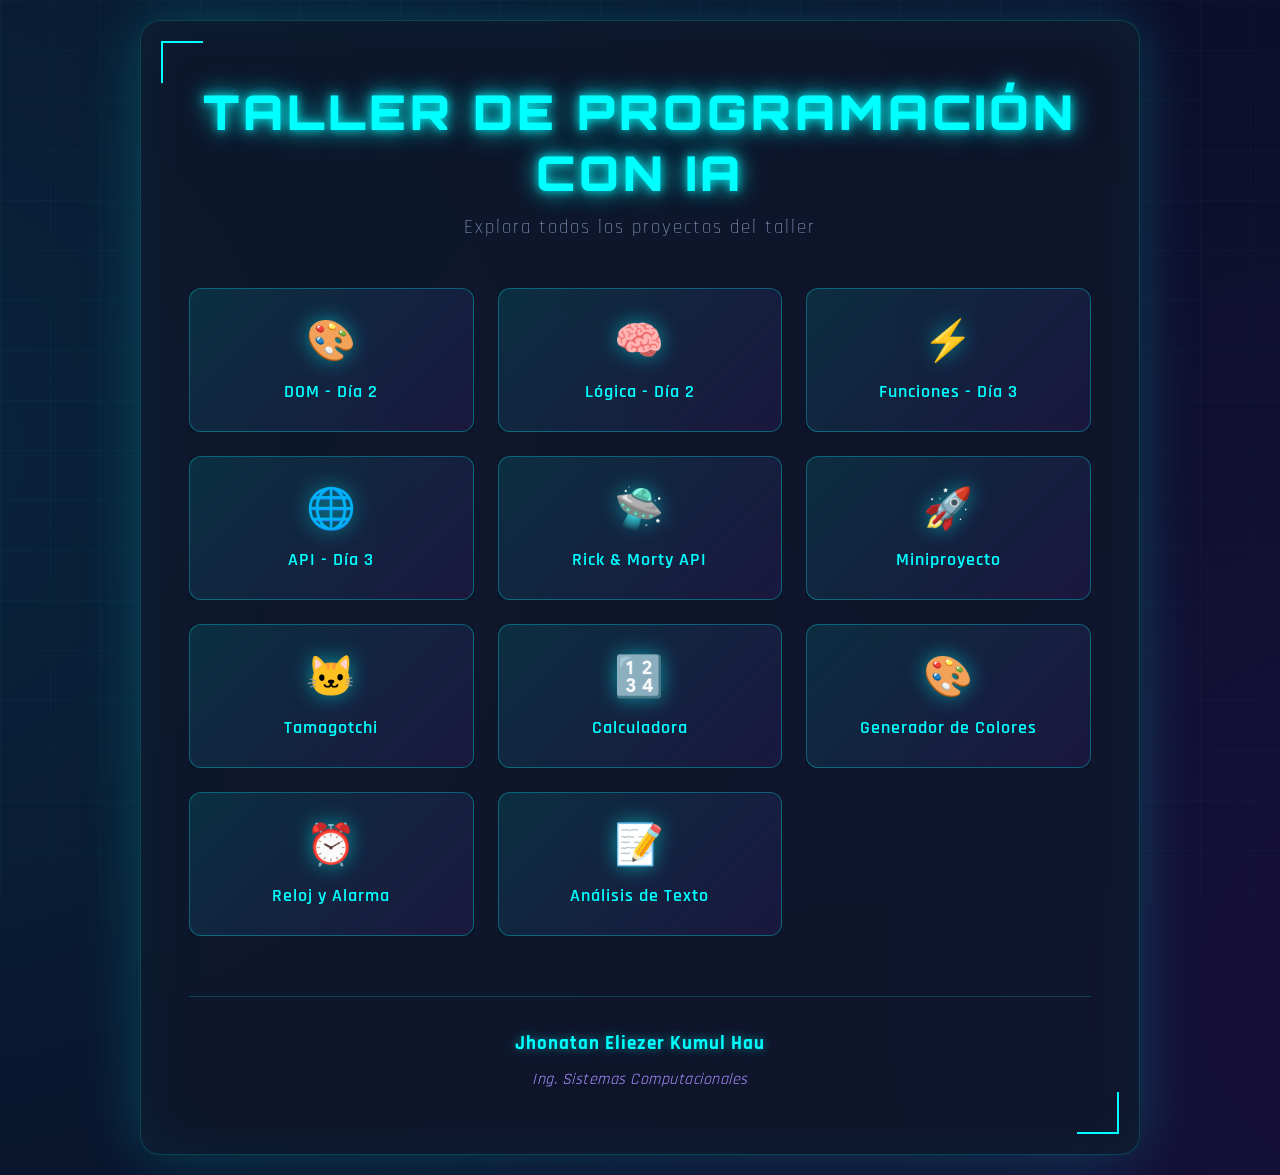
<file: index.html>
<!DOCTYPE html>
<html lang="es">

<head>
    <meta charset="UTF-8">
    <meta name="viewport" content="width=device-width, initial-scale=1.0">
    <title>Taller de Programación con IA</title>
    <link
        href="https://fonts.googleapis.com/css2?family=Orbitron:wght@400;700;900&family=Rajdhani:wght@300;400;600;700&display=swap"
        rel="stylesheet">
    <style>
        * {
            margin: 0;
            padding: 0;
            box-sizing: border-box;
        }

        body {
            font-family: 'Rajdhani', sans-serif;
            background: #0a0e27;
            min-height: 100vh;
            display: flex;
            justify-content: center;
            align-items: center;
            padding: 20px;
            position: relative;
            overflow-x: hidden;
        }

        /* Animated grid background */
        body::before {
            content: '';
            position: fixed;
            top: 0;
            left: 0;
            width: 100%;
            height: 100%;
            background-image:
                linear-gradient(rgba(0, 255, 255, 0.03) 1px, transparent 1px),
                linear-gradient(90deg, rgba(0, 255, 255, 0.03) 1px, transparent 1px);
            background-size: 50px 50px;
            animation: gridMove 20s linear infinite;
            pointer-events: none;
            z-index: 0;
        }

        @keyframes gridMove {
            0% {
                transform: translate(0, 0);
            }

            100% {
                transform: translate(50px, 50px);
            }
        }

        /* Glowing orbs */
        body::after {
            content: '';
            position: fixed;
            top: -50%;
            left: -50%;
            width: 200%;
            height: 200%;
            background: radial-gradient(circle at 20% 50%, rgba(0, 255, 255, 0.1) 0%, transparent 50%),
                radial-gradient(circle at 80% 80%, rgba(138, 43, 226, 0.1) 0%, transparent 50%);
            animation: orbRotate 30s linear infinite;
            pointer-events: none;
            z-index: 0;
        }

        @keyframes orbRotate {
            0% {
                transform: rotate(0deg);
            }

            100% {
                transform: rotate(360deg);
            }
        }

        .container {
            max-width: 1000px;
            width: 100%;
            background: rgba(15, 23, 42, 0.8);
            backdrop-filter: blur(20px);
            border-radius: 20px;
            padding: 60px 48px;
            box-shadow:
                0 0 60px rgba(0, 255, 255, 0.2),
                inset 0 0 60px rgba(0, 255, 255, 0.05);
            border: 1px solid rgba(0, 255, 255, 0.2);
            position: relative;
            z-index: 1;
        }

        /* Corner accents */
        .container::before,
        .container::after {
            content: '';
            position: absolute;
            width: 40px;
            height: 40px;
            border: 2px solid #00ffff;
        }

        .container::before {
            top: 20px;
            left: 20px;
            border-right: none;
            border-bottom: none;
        }

        .container::after {
            bottom: 20px;
            right: 20px;
            border-left: none;
            border-top: none;
        }

        h1 {
            text-align: center;
            color: #00ffff;
            font-family: 'Orbitron', sans-serif;
            font-size: 3rem;
            font-weight: 900;
            margin-bottom: 12px;
            text-transform: uppercase;
            letter-spacing: 4px;
            text-shadow:
                0 0 10px rgba(0, 255, 255, 0.8),
                0 0 20px rgba(0, 255, 255, 0.6),
                0 0 30px rgba(0, 255, 255, 0.4);
            animation: titleGlow 2s ease-in-out infinite alternate;
        }

        @keyframes titleGlow {
            from {
                text-shadow:
                    0 0 10px rgba(0, 255, 255, 0.8),
                    0 0 20px rgba(0, 255, 255, 0.6),
                    0 0 30px rgba(0, 255, 255, 0.4);
            }

            to {
                text-shadow:
                    0 0 20px rgba(0, 255, 255, 1),
                    0 0 30px rgba(0, 255, 255, 0.8),
                    0 0 40px rgba(0, 255, 255, 0.6);
            }
        }

        .subtitle {
            text-align: center;
            color: #8b9dc3;
            font-size: 1.2rem;
            margin-bottom: 48px;
            font-weight: 300;
            letter-spacing: 2px;
        }

        .projects-grid {
            display: grid;
            grid-template-columns: repeat(auto-fit, minmax(280px, 1fr));
            gap: 24px;
            margin-top: 40px;
        }

        .project-card {
            position: relative;
            overflow: hidden;
        }

        .project-link {
            display: block;
            padding: 28px 24px;
            background: linear-gradient(135deg, rgba(0, 255, 255, 0.1) 0%, rgba(138, 43, 226, 0.1) 100%);
            color: #00ffff;
            text-decoration: none;
            border-radius: 12px;
            font-weight: 600;
            font-size: 1.15rem;
            text-align: center;
            transition: all 0.4s cubic-bezier(0.4, 0, 0.2, 1);
            border: 1px solid rgba(0, 255, 255, 0.3);
            position: relative;
            z-index: 1;
            letter-spacing: 1px;
            box-shadow: 0 4px 20px rgba(0, 0, 0, 0.3);
        }

        .project-link::before {
            content: '';
            position: absolute;
            top: 0;
            left: -100%;
            width: 100%;
            height: 100%;
            background: linear-gradient(90deg, transparent, rgba(0, 255, 255, 0.3), transparent);
            transition: left 0.5s;
        }

        .project-link:hover::before {
            left: 100%;
        }

        .project-link::after {
            content: '';
            position: absolute;
            top: 0;
            left: 0;
            right: 0;
            bottom: 0;
            background: linear-gradient(135deg, rgba(0, 255, 255, 0.2) 0%, rgba(138, 43, 226, 0.2) 100%);
            opacity: 0;
            transition: opacity 0.4s cubic-bezier(0.4, 0, 0.2, 1);
            z-index: -1;
            border-radius: 12px;
        }

        .project-link:hover::after {
            opacity: 1;
        }

        .project-link:hover {
            transform: translateY(-8px) scale(1.03);
            box-shadow:
                0 12px 40px rgba(0, 255, 255, 0.4),
                0 0 30px rgba(0, 255, 255, 0.3);
            border-color: #00ffff;
            color: #ffffff;
        }

        .project-link:active {
            transform: translateY(-4px) scale(0.98);
            transition: all 0.1s cubic-bezier(0.4, 0, 0.2, 1);
        }

        .project-icon {
            font-size: 2.5rem;
            margin-bottom: 12px;
            display: block;
            filter: drop-shadow(0 0 10px rgba(0, 255, 255, 0.5));
        }

        /* Footer with author info */
        .footer {
            margin-top: 60px;
            padding-top: 30px;
            border-top: 1px solid rgba(0, 255, 255, 0.2);
            text-align: center;
        }

        .author-info {
            color: #8b9dc3;
            font-size: 1rem;
            line-height: 1.8;
        }

        .author-name {
            color: #00ffff;
            font-weight: 700;
            font-size: 1.2rem;
            display: block;
            margin-bottom: 4px;
            letter-spacing: 1px;
            text-shadow: 0 0 10px rgba(0, 255, 255, 0.5);
        }

        .author-title {
            color: #a78bfa;
            font-weight: 400;
            font-style: italic;
            letter-spacing: 0.5px;
        }

        @media (max-width: 768px) {
            .container {
                padding: 40px 24px;
            }

            h1 {
                font-size: 2rem;
                letter-spacing: 2px;
            }

            .subtitle {
                font-size: 1rem;
            }

            .projects-grid {
                grid-template-columns: 1fr;
            }
        }

        /* Animación de entrada */
        @keyframes fadeInUp {
            from {
                opacity: 0;
                transform: translateY(30px);
            }

            to {
                opacity: 1;
                transform: translateY(0);
            }
        }

        .project-card {
            animation: fadeInUp 0.6s ease-out backwards;
        }

        .project-card:nth-child(1) {
            animation-delay: 0.1s;
        }

        .project-card:nth-child(2) {
            animation-delay: 0.2s;
        }

        .project-card:nth-child(3) {
            animation-delay: 0.3s;
        }

        .project-card:nth-child(4) {
            animation-delay: 0.4s;
        }

        .project-card:nth-child(5) {
            animation-delay: 0.5s;
        }

        .project-card:nth-child(6) {
            animation-delay: 0.6s;
        }

        .project-card:nth-child(7) {
            animation-delay: 0.7s;
        }

        .project-card:nth-child(8) {
            animation-delay: 0.8s;
        }

        .project-card:nth-child(9) {
            animation-delay: 0.9s;
        }

        .project-card:nth-child(10) {
            animation-delay: 1s;
        }

        .project-card:nth-child(11) {
            animation-delay: 1.1s;
        }

        .footer {
            animation: fadeInUp 0.6s ease-out 1.3s backwards;
        }
    </style>
</head>

<body>
    <div class="container">
        <h1>Taller de Programación con IA</h1>
        <p class="subtitle">Explora todos los proyectos del taller</p>

        <div class="projects-grid">
            <div class="project-card">
                <a href="dom-dia-2/index.html" class="project-link">
                    <span class="project-icon">🎨</span>
                    DOM - Día 2
                </a>
            </div>

            <div class="project-card">
                <a href="logica-dia-2/index.html" class="project-link">
                    <span class="project-icon">🧠</span>
                    Lógica - Día 2
                </a>
            </div>

            <div class="project-card">
                <a href="funciones-dia-3/index.html" class="project-link">
                    <span class="project-icon">⚡</span>
                    Funciones - Día 3
                </a>
            </div>

            <div class="project-card">
                <a href="api-dia-3/index.html" class="project-link">
                    <span class="project-icon">🌐</span>
                    API - Día 3
                </a>
            </div>

            <div class="project-card">
                <a href="api-rick-morty/index.html" class="project-link">
                    <span class="project-icon">🛸</span>
                    Rick & Morty API
                </a>
            </div>

            <div class="project-card">
                <a href="miniproyecto/index.html" class="project-link">
                    <span class="project-icon">🚀</span>
                    Miniproyecto
                </a>
            </div>

            <div class="project-card">
                <a href="tamagochi/index.html" class="project-link">
                    <span class="project-icon">🐱</span>
                    Tamagotchi
                </a>
            </div>

            <div class="project-card">
                <a href="calculadora/index.html" class="project-link">
                    <span class="project-icon">🔢</span>
                    Calculadora
                </a>
            </div>

            <div class="project-card">
                <a href="generador-colores/index.html" class="project-link">
                    <span class="project-icon">🎨</span>
                    Generador de Colores
                </a>
            </div>

            <div class="project-card">
                <a href="reloj-alarma/index.html" class="project-link">
                    <span class="project-icon">⏰</span>
                    Reloj y Alarma
                </a>
            </div>

            <div class="project-card">
                <a href="analisis-texto/index.html" class="project-link">
                    <span class="project-icon">📝</span>
                    Análisis de Texto
                </a>
            </div>
        </div>

        <div class="footer">
            <div class="author-info">
                <span class="author-name">Jhonatan Eliezer Kumul Hau</span>
                <span class="author-title">Ing. Sistemas Computacionales</span>
            </div>
        </div>
    </div>
</body>

</html>
</file>
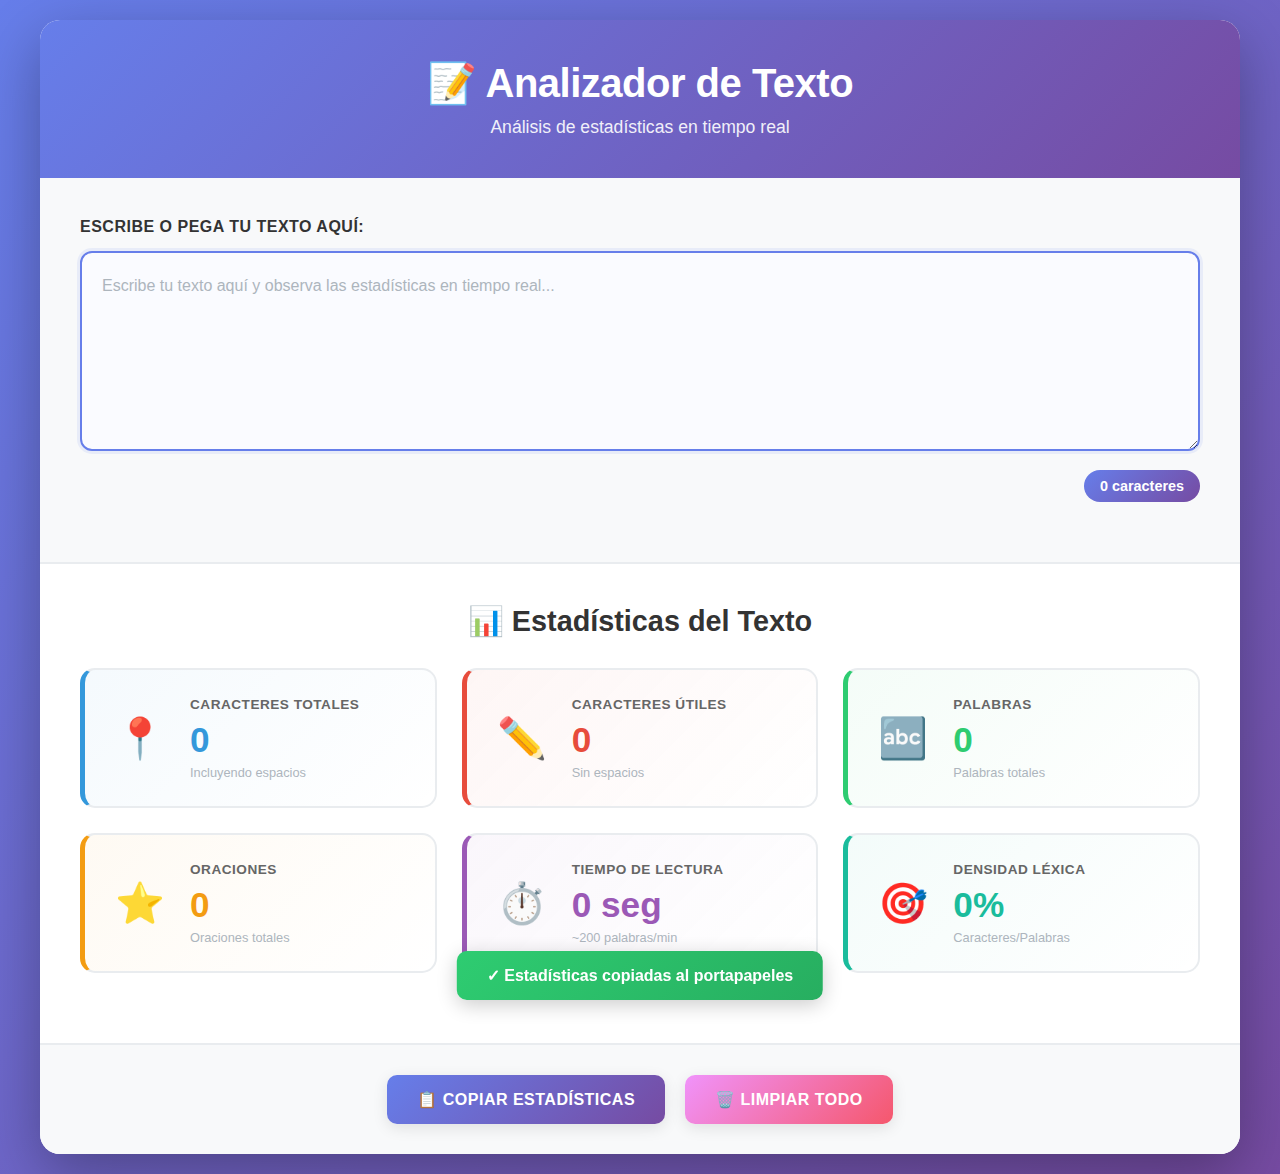
<file: analisis-texto/index.html>
<!DOCTYPE html>
<html lang="es">
<head>
    <meta charset="UTF-8">
    <meta name="viewport" content="width=device-width, initial-scale=1.0">
    <title>Analizador de Texto - Análisis en Tiempo Real</title>
    <link rel="stylesheet" href="styles.css">
</head>
<body>
    <div class="contenedor-principal">
        <!-- Encabezado -->
        <header class="encabezado">
            <h1>📝 Analizador de Texto</h1>
            <p class="subtitulo">Análisis de estadísticas en tiempo real</p>
        </header>

        <!-- Sección de entrada de texto -->
        <section class="seccion-editor">
            <div class="grupo-textarea">
                <label for="textInput" class="label-textarea">Escribe o pega tu texto aquí:</label>
                <textarea
                    id="textInput"
                    class="textarea-principal"
                    placeholder="Escribe tu texto aquí y observa las estadísticas en tiempo real..."
                    spellcheck="true"
                ></textarea>
                <div class="contador-caracteres-visual">
                    <span id="contadorVisual" class="contador">0 caracteres</span>
                </div>
            </div>
        </section>

        <!-- Sección de estadísticas -->
        <section class="seccion-estadisticas">
            <h2>📊 Estadísticas del Texto</h2>
            
            <div class="grid-estadisticas">
                <!-- Tarjeta 1: Caracteres con espacios -->
                <div class="tarjeta-estadistica tarjeta-caracteres-totales">
                    <div class="icono-tarjeta">📍</div>
                    <div class="contenido-tarjeta">
                        <h3 class="titulo-estadistica">Caracteres Totales</h3>
                        <p class="valor-estadistica" id="caracteresTotales">0</p>
                        <p class="etiqueta-estadistica">Incluyendo espacios</p>
                    </div>
                </div>

                <!-- Tarjeta 2: Caracteres sin espacios -->
                <div class="tarjeta-estadistica tarjeta-caracteres-sin-espacios">
                    <div class="icono-tarjeta">✏️</div>
                    <div class="contenido-tarjeta">
                        <h3 class="titulo-estadistica">Caracteres Útiles</h3>
                        <p class="valor-estadistica" id="caracteresSinEspacios">0</p>
                        <p class="etiqueta-estadistica">Sin espacios</p>
                    </div>
                </div>

                <!-- Tarjeta 3: Número de palabras -->
                <div class="tarjeta-estadistica tarjeta-palabras">
                    <div class="icono-tarjeta">🔤</div>
                    <div class="contenido-tarjeta">
                        <h3 class="titulo-estadistica">Palabras</h3>
                        <p class="valor-estadistica" id="numeroPalabras">0</p>
                        <p class="etiqueta-estadistica">Palabras totales</p>
                    </div>
                </div>

                <!-- Tarjeta 4: Número de oraciones -->
                <div class="tarjeta-estadistica tarjeta-oraciones">
                    <div class="icono-tarjeta">⭐</div>
                    <div class="contenido-tarjeta">
                        <h3 class="titulo-estadistica">Oraciones</h3>
                        <p class="valor-estadistica" id="numeroOraciones">0</p>
                        <p class="etiqueta-estadistica">Oraciones totales</p>
                    </div>
                </div>

                <!-- Tarjeta 5: Tiempo de lectura -->
                <div class="tarjeta-estadistica tarjeta-tiempo-lectura">
                    <div class="icono-tarjeta">⏱️</div>
                    <div class="contenido-tarjeta">
                        <h3 class="titulo-estadistica">Tiempo de Lectura</h3>
                        <p class="valor-estadistica" id="tiempoLectura">0</p>
                        <p class="etiqueta-estadistica">~200 palabras/min</p>
                    </div>
                </div>

                <!-- Tarjeta 6: Densidad léxica -->
                <div class="tarjeta-estadistica tarjeta-densidad">
                    <div class="icono-tarjeta">🎯</div>
                    <div class="contenido-tarjeta">
                        <h3 class="titulo-estadistica">Densidad Léxica</h3>
                        <p class="valor-estadistica" id="densidadLeXica">0%</p>
                        <p class="etiqueta-estadistica">Caracteres/Palabras</p>
                    </div>
                </div>
            </div>
        </section>

        <!-- Sección de botones -->
        <section class="seccion-botones">
            <button id="btnCopiarEstadisticas" class="btn btn-copiar" title="Copiar estadísticas al portapapeles">
                📋 Copiar Estadísticas
            </button>
            <button id="btnLimpiar" class="btn btn-limpiar" title="Limpiar texto y estadísticas">
                🗑️ Limpiar Todo
            </button>
        </section>

        <!-- Mensaje de confirmación -->
        <div id="mensajeConfirmacion" class="mensaje-confirmacion">
            ✓ Estadísticas copiadas al portapapeles
        </div>
    </div>

    <script src="script.js"></script>
</body>
</html>
</file>
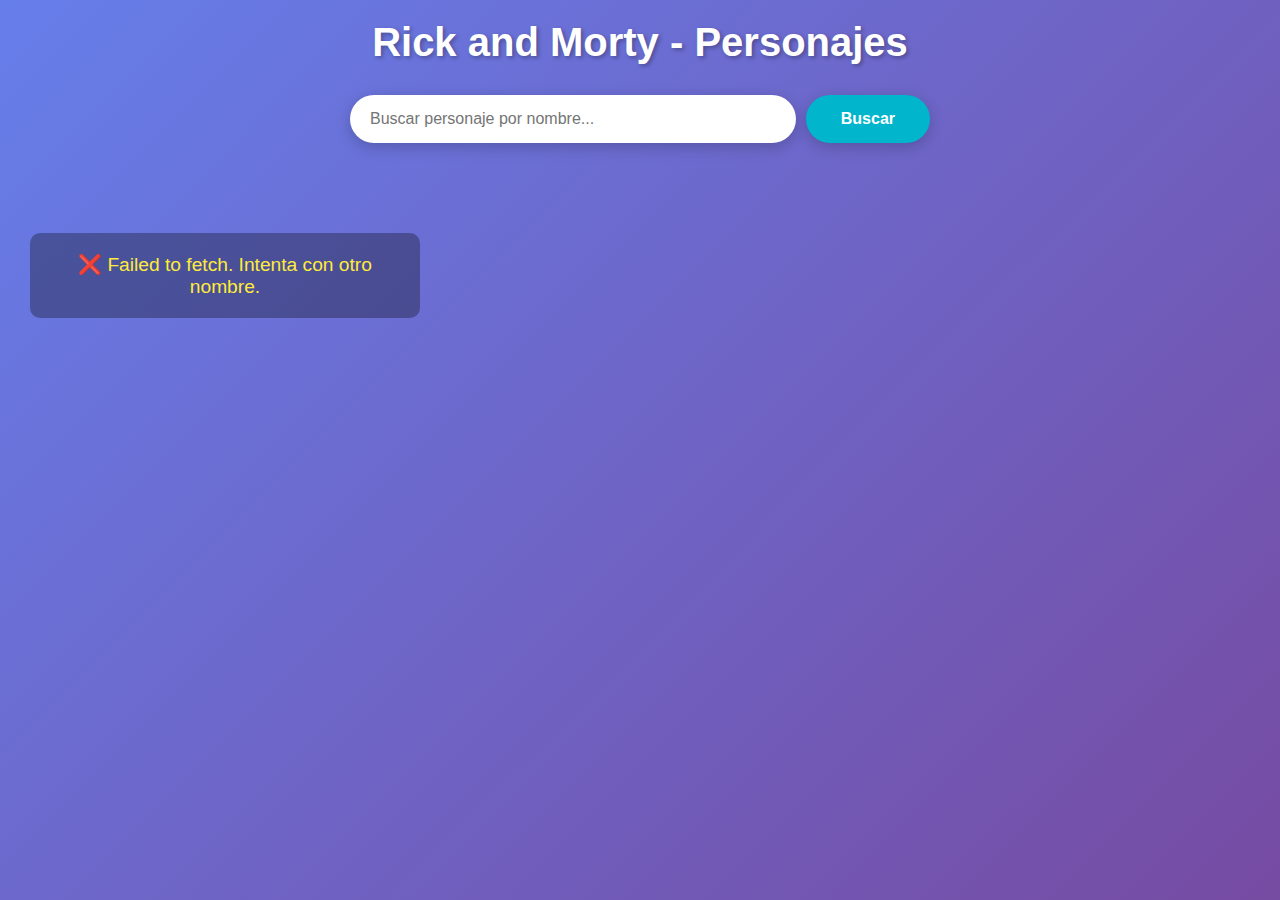
<file: api-rick-morty/index.html>
<!DOCTYPE html>
<html lang="es">

<head>
    <meta charset="UTF-8">
    <meta name="viewport" content="width=device-width, initial-scale=1.0">
    <title>Rick and Morty - Personajes</title>
    <style>
        * {
            margin: 0;
            padding: 0;
            box-sizing: border-box;
        }

        body {
            font-family: 'Segoe UI', Tahoma, Geneva, Verdana, sans-serif;
            background: linear-gradient(135deg, #667eea 0%, #764ba2 100%);
            min-height: 100vh;
            padding: 20px;
        }

        header {
            text-align: center;
            margin-bottom: 30px;
            color: white;
        }

        h1 {
            font-size: 2.5rem;
            text-shadow: 2px 2px 4px rgba(0, 0, 0, 0.3);
            margin-bottom: 20px;
        }

        .search-container {
            max-width: 600px;
            margin: 0 auto 40px;
            display: flex;
            gap: 10px;
            padding: 0 10px;
        }

        #searchInput {
            flex: 1;
            padding: 15px 20px;
            border: none;
            border-radius: 50px;
            font-size: 1rem;
            box-shadow: 0 4px 15px rgba(0, 0, 0, 0.2);
            outline: none;
            transition: transform 0.2s;
        }

        #searchInput:focus {
            transform: scale(1.02);
        }

        #searchBtn {
            padding: 15px 35px;
            background: #00b5cc;
            color: white;
            border: none;
            border-radius: 50px;
            font-size: 1rem;
            font-weight: bold;
            cursor: pointer;
            box-shadow: 0 4px 15px rgba(0, 0, 0, 0.2);
            transition: all 0.3s;
        }

        #searchBtn:hover {
            background: #009aae;
            transform: translateY(-2px);
            box-shadow: 0 6px 20px rgba(0, 0, 0, 0.3);
        }

        #searchBtn:active {
            transform: translateY(0);
        }

        #container {
            display: grid;
            grid-template-columns: repeat(3, 1fr);
            gap: 25px;
            max-width: 1400px;
            margin: 0 auto;
            padding: 0 10px;
        }

        .character-card {
            background: white;
            border-radius: 15px;
            overflow: hidden;
            box-shadow: 0 8px 25px rgba(0, 0, 0, 0.2);
            transition: all 0.3s;
            border: 2px solid transparent;
        }

        .character-card:hover {
            transform: translateY(-10px);
            box-shadow: 0 12px 35px rgba(0, 0, 0, 0.3);
            border-color: #00b5cc;
        }

        .character-card img {
            width: 100%;
            height: auto;
            display: block;
        }

        .character-info {
            padding: 20px;
        }

        .character-name {
            font-size: 1.5rem;
            font-weight: bold;
            color: #333;
            margin-bottom: 10px;
        }

        .character-detail {
            margin: 8px 0;
            color: #555;
            font-size: 0.95rem;
        }

        .character-detail strong {
            color: #333;
        }

        .status {
            display: inline-block;
            padding: 4px 12px;
            border-radius: 20px;
            font-size: 0.85rem;
            font-weight: bold;
            margin-left: 5px;
        }

        .status.alive {
            background: #4caf50;
            color: white;
        }

        .status.dead {
            background: #f44336;
            color: white;
        }

        .status.unknown {
            background: #9e9e9e;
            color: white;
        }

        .loading {
            text-align: center;
            color: white;
            font-size: 1.5rem;
            margin-top: 50px;
        }

        .error {
            text-align: center;
            color: #ffeb3b;
            font-size: 1.2rem;
            margin-top: 50px;
            background: rgba(0, 0, 0, 0.3);
            padding: 20px;
            border-radius: 10px;
            max-width: 600px;
            margin: 50px auto;
        }

        @media (max-width: 1024px) {
            #container {
                grid-template-columns: repeat(2, 1fr);
            }
        }

        @media (max-width: 768px) {
            #container {
                grid-template-columns: 1fr;
            }

            h1 {
                font-size: 2rem;
            }

            .search-container {
                flex-direction: column;
            }

            #searchBtn {
                width: 100%;
            }
        }
    </style>
</head>

<body>
    <header>
        <h1>Rick and Morty - Personajes</h1>
    </header>

    <div class="search-container">
        <input type="text" id="searchInput" placeholder="Buscar personaje por nombre...">
        <button id="searchBtn">Buscar</button>
    </div>

    <div id="container"></div>

    <script src="api.js"></script>
</body>

</html>
</file>
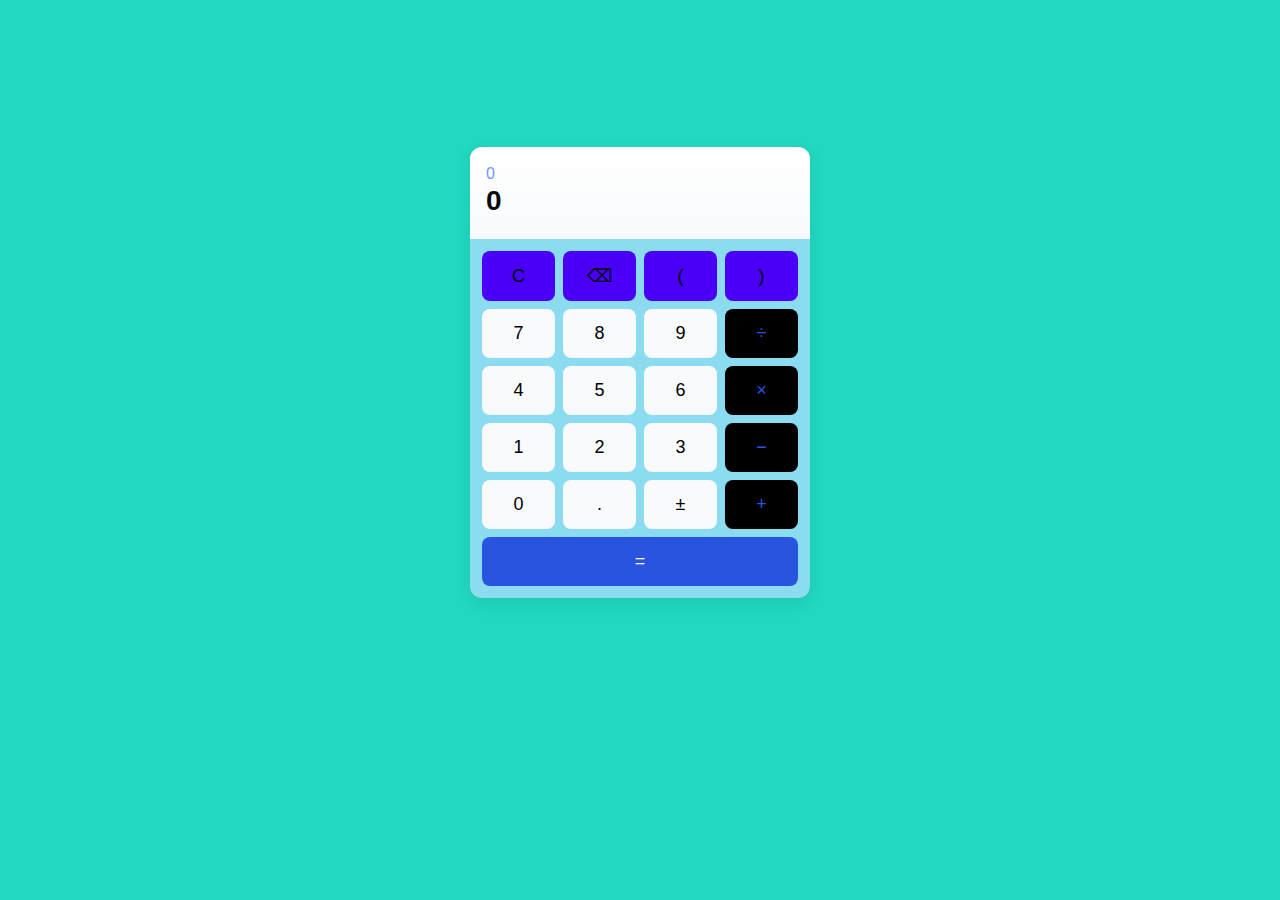
<file: calculadora/index.html>
<!DOCTYPE html>
<html lang="es">
<head>
  <meta charset="utf-8">
  <meta name="viewport" content="width=device-width,initial-scale=1">
  <title>Calculadora - Demo</title>
  <link rel="stylesheet" href="styles.css">
</head>
<body>
  <main class="calc" aria-label="Calculadora">
    <header class="display">
      <div id="display-expression" class="expression" aria-hidden="false">0</div>
      <div id="display-result" class="result" aria-live="polite">0</div>
    </header>

    <section class="buttons" role="group" aria-label="Teclado de la calculadora">
      <button class="btn control" data-value="C" aria-label="Limpiar">C</button>
      <button class="btn control" data-value="BS" aria-label="Borrar">⌫</button>
      <button class="btn control" data-value="(" aria-label="Paréntesis apertura">(</button>
      <button class="btn control" data-value=")" aria-label="Paréntesis cierre">)</button>

      <button class="btn" data-value="7">7</button>
      <button class="btn" data-value="8">8</button>
      <button class="btn" data-value="9">9</button>
      <button class="btn op" data-value="/">÷</button>

      <button class="btn" data-value="4">4</button>
      <button class="btn" data-value="5">5</button>
      <button class="btn" data-value="6">6</button>
      <button class="btn op" data-value="*">×</button>

      <button class="btn" data-value="1">1</button>
      <button class="btn" data-value="2">2</button>
      <button class="btn" data-value="3">3</button>
      <button class="btn op" data-value="-">−</button>

      <button class="btn" data-value="0">0</button>
      <button class="btn" data-value=".">.</button>
      <button class="btn" data-value="±" aria-label="Cambiar signo">±</button>
      <button class="btn op" data-value="+">+</button>

      <button class="btn equal wide" data-value="=">=</button>
    </section>
  </main>

  <script src="script.js"></script>
</body>
</html>
</file>
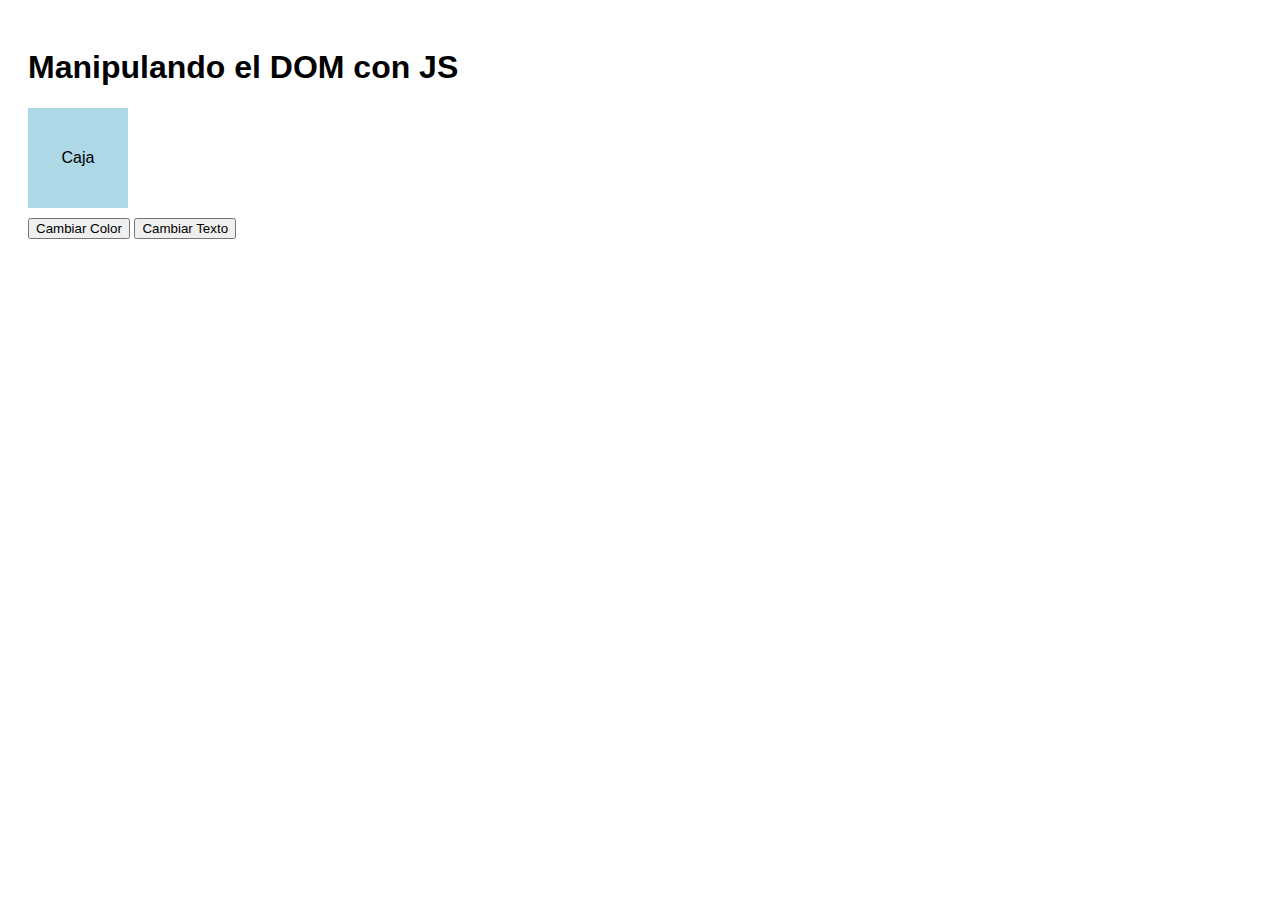
<file: dom-dia-2/index.html>
<!DOCTYPE html>
<html lang="es">
<head>
    <meta charset="UTF-8">
    <meta name="viewport" content="width=device-width, initial-scale=1.0">
    <title>Intro al DOM</title>
    <style>
        body { font-family: sans-serif; padding: 20px; }
        .caja {
            width: 100px;
            height: 100px;
            background-color: lightblue;
            margin: 10px 0;
            display: flex;
            align-items: center;
            justify-content: center;
        }
    </style>
</head>
<body>
    <h1>Manipulando el DOM con JS</h1>
    
    <div id="miCaja" class="caja">Caja</div>
    
    <button id="btnCambiarColor">Cambiar Color</button>
    <button id="btnCambiarTexto">Cambiar Texto</button>

    <script src="dom.js"></script>
</body>
</html>
</file>
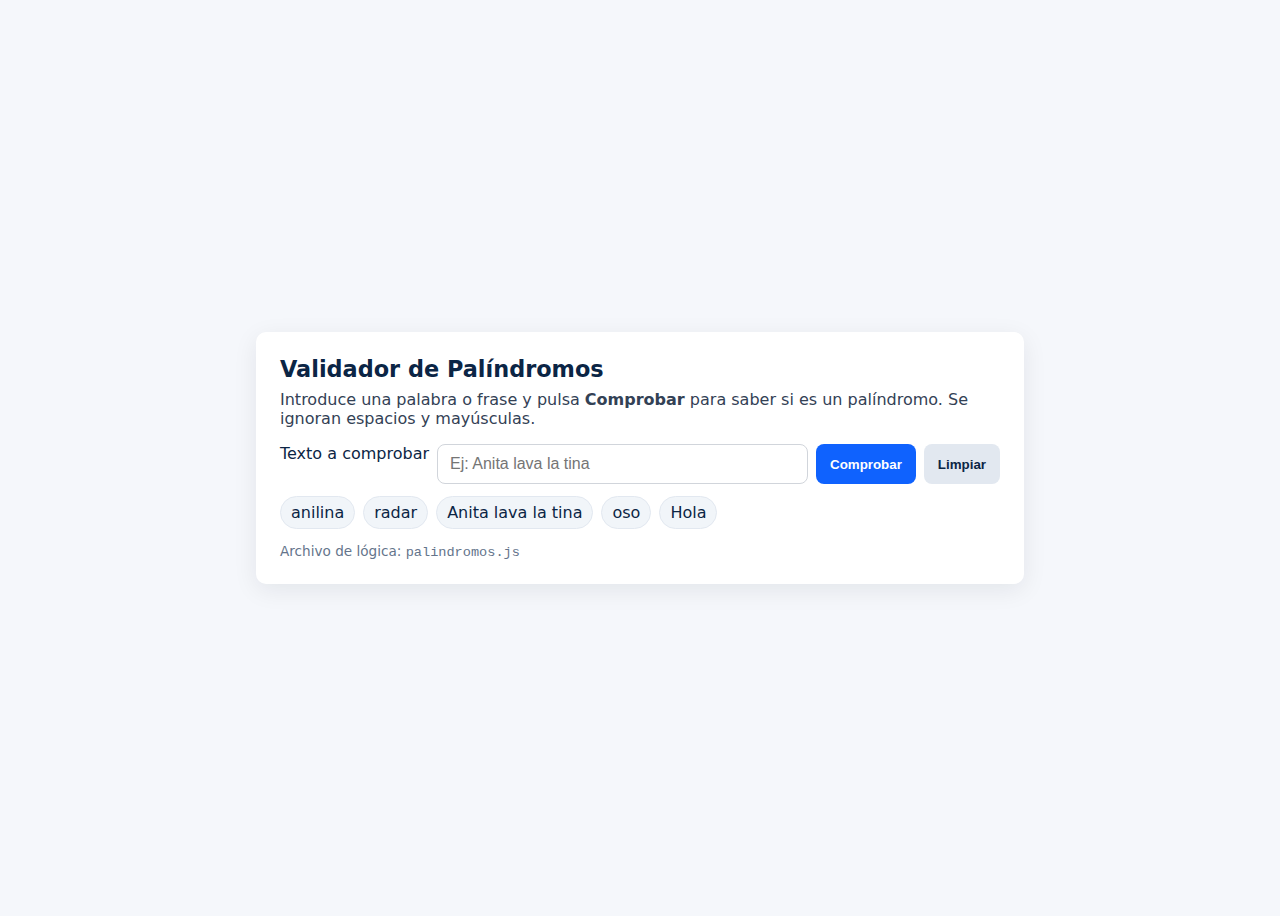
<file: funciones-dia-3/index.html>
<!doctype html>
<html lang="es">
<head>
	<meta charset="utf-8">
	<meta name="viewport" content="width=device-width,initial-scale=1">
	<title>Validador de Palíndromos</title>
	<style>
		:root{font-family:system-ui,-apple-system,Segoe UI,Roboto,"Helvetica Neue",Arial;padding:0;margin:0}
		body{display:flex;align-items:center;justify-content:center;min-height:100vh;background:#f5f7fb;color:#0b2545}
		.card{background:#fff;border-radius:10px;box-shadow:0 6px 24px rgba(8,20,40,0.08);padding:24px;max-width:720px;width:92%}
		h1{margin:0 0 8px;font-size:1.4rem}
		p.lead{color:#334155;margin-top:0;margin-bottom:16px}
		.controls{display:flex;gap:8px;flex-wrap:wrap}
		input[type="text"]{flex:1;padding:10px 12px;border:1px solid #d1d5db;border-radius:8px;font-size:1rem}
		button{background:#0f62fe;color:white;border:0;padding:10px 14px;border-radius:8px;font-weight:600;cursor:pointer}
		button.secondary{background:#e2e8f0;color:#0b2545}
		.result{margin-top:16px;padding:14px;border-radius:8px;font-weight:600}
		.ok{background:#ecfeff;color:#064e3b;border:1px solid #86efac}
		.bad{background:#fff1f2;color:#7f1d1d;border:1px solid #fecaca}
		.meta{margin-top:8px;color:#475569;font-size:.95rem}
		.examples{margin-top:12px;display:flex;gap:8px;flex-wrap:wrap}
		.chip{background:#f1f5f9;padding:6px 10px;border-radius:999px;cursor:pointer;border:1px solid #e2e8f0}
		footer{margin-top:14px;color:#64748b;font-size:.85rem}
	</style>
</head>
<body>
	<main class="card" role="main">
		<h1>Validador de Palíndromos</h1>
		<p class="lead">Introduce una palabra o frase y pulsa <strong>Comprobar</strong> para saber si es un palíndromo. Se ignoran espacios y mayúsculas.</p>

		<div class="controls">
			<label for="texto" class="visually-hidden">Texto a comprobar</label>
			<input id="texto" type="text" placeholder="Ej: Anita lava la tina" aria-label="Texto a comprobar">
			<button id="btnComprobar">Comprobar</button>
			<button id="btnLimpiar" class="secondary">Limpiar</button>
		</div>

		<div id="salida" class="result" aria-live="polite" style="display:none"></div>
		<div id="meta" class="meta" style="display:none"></div>

		<div class="examples" aria-hidden="false">
			<div class="chip" data-example="anilina">anilina</div>
			<div class="chip" data-example="radar">radar</div>
			<div class="chip" data-example="Anita lava la tina">Anita lava la tina</div>
			<div class="chip" data-example="oso">oso</div>
			<div class="chip" data-example="Hola">Hola</div>
		</div>

		<footer>Archivo de lógica: <code>palindromos.js</code></footer>
	</main>

	<script src="palindromos.js"></script>
	<script>
		// Interacción mínima: usa la función esPalindromo definida en palindromos.js
		const input = document.getElementById('texto');
		const btn = document.getElementById('btnComprobar');
		const limpiar = document.getElementById('btnLimpiar');
		const salida = document.getElementById('salida');
		const meta = document.getElementById('meta');

		function mostrarResultado(texto){
			if (!texto || !texto.trim()) {
				salida.style.display = 'none';
				meta.style.display = 'none';
				return;
			}

			const es = esPalindromo(texto);
			salida.textContent = es ? '✓ Es palíndromo' : '✗ No es palíndromo';
			salida.className = 'result ' + (es ? 'ok' : 'bad');
			salida.style.display = '';

			// Mostrar datos adicionales
			const limpio = texto.replace(/\s+/g, '').toLowerCase();
			const invertido = limpio.split('').reverse().join('');
			meta.innerHTML = `Texto normalizado: <code>${limpio}</code> — Invertido: <code>${invertido}</code>`;
			meta.style.display = '';
		}

		btn.addEventListener('click', () => mostrarResultado(input.value));
		input.addEventListener('keydown', (e) => { if (e.key === 'Enter') mostrarResultado(input.value); });
		limpiar.addEventListener('click', () => { input.value = ''; mostrarResultado(''); input.focus(); });

		// Ejemplos clicables
		document.querySelectorAll('.chip').forEach(ch => {
			ch.addEventListener('click', () => {
				input.value = ch.dataset.example;
				mostrarResultado(input.value);
			});
		});
	</script>
</body>
</html>
</file>
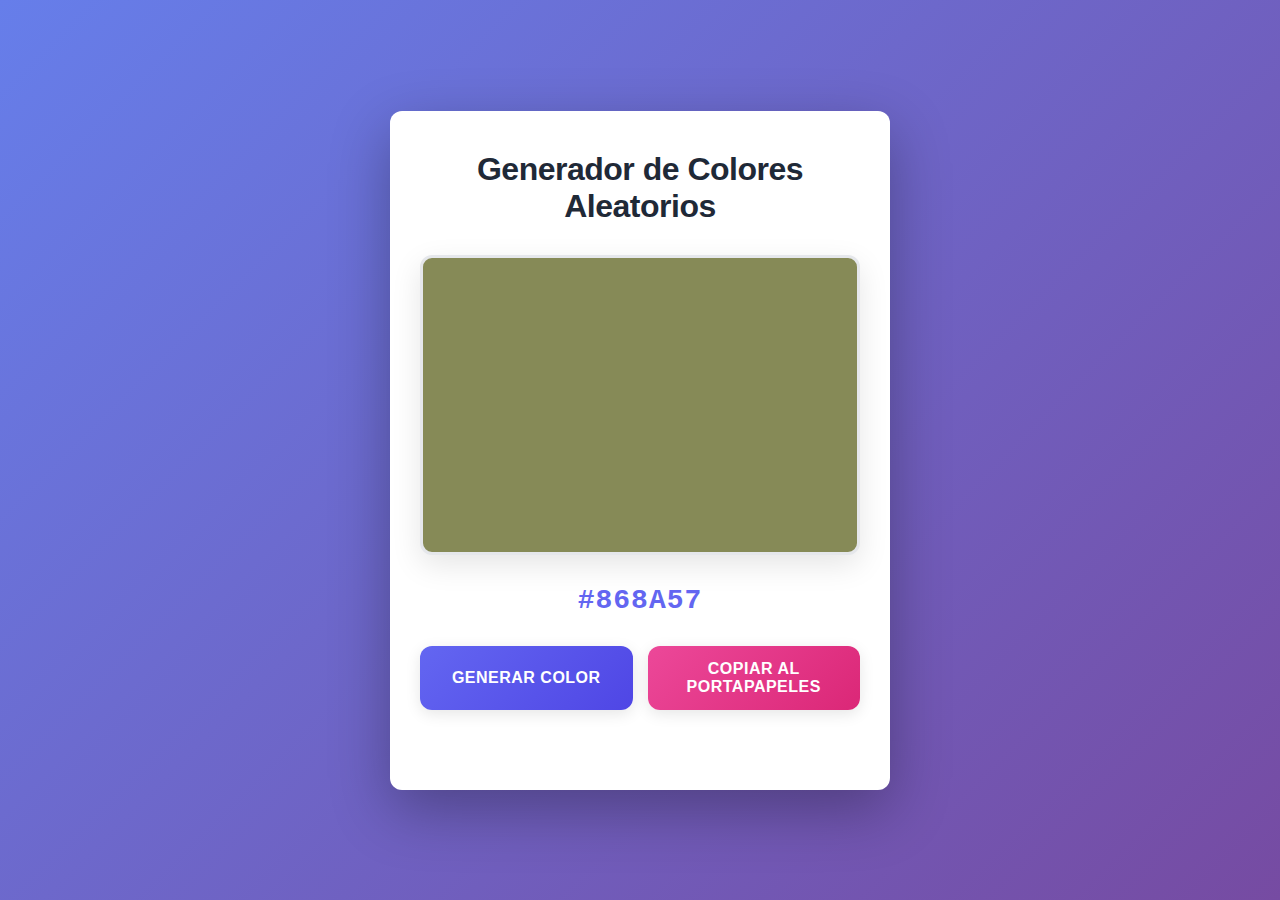
<file: generador-colores/index.html>
<!DOCTYPE html>
<html lang="es">
<head>
    <meta charset="UTF-8">
    <meta name="viewport" content="width=device-width, initial-scale=1.0">
    <title>Generador de Colores Aleatorios</title>
    <link rel="stylesheet" href="styles.css">
</head>
<body>
    <div class="container">
        <!-- Título principal -->
        <h1>Generador de Colores Aleatorios</h1>
        
        <!-- Div grande que muestra el color -->
        <div class="color-display" id="colorDisplay"></div>
        
        <!-- Párrafo que muestra el código hexadecimal -->
        <p class="color-code" id="colorCode">#FFFFFF</p>
        
        <!-- Botones de acción -->
        <div class="button-group">
            <button class="btn btn-generate" id="generateBtn">Generar Color</button>
            <button class="btn btn-copy" id="copyBtn">Copiar al Portapapeles</button>
        </div>
        
        <!-- Mensaje de confirmación -->
        <p class="copy-message" id="copyMessage"></p>
    </div>

    <script src="script.js"></script>
</body>
</html>
</file>
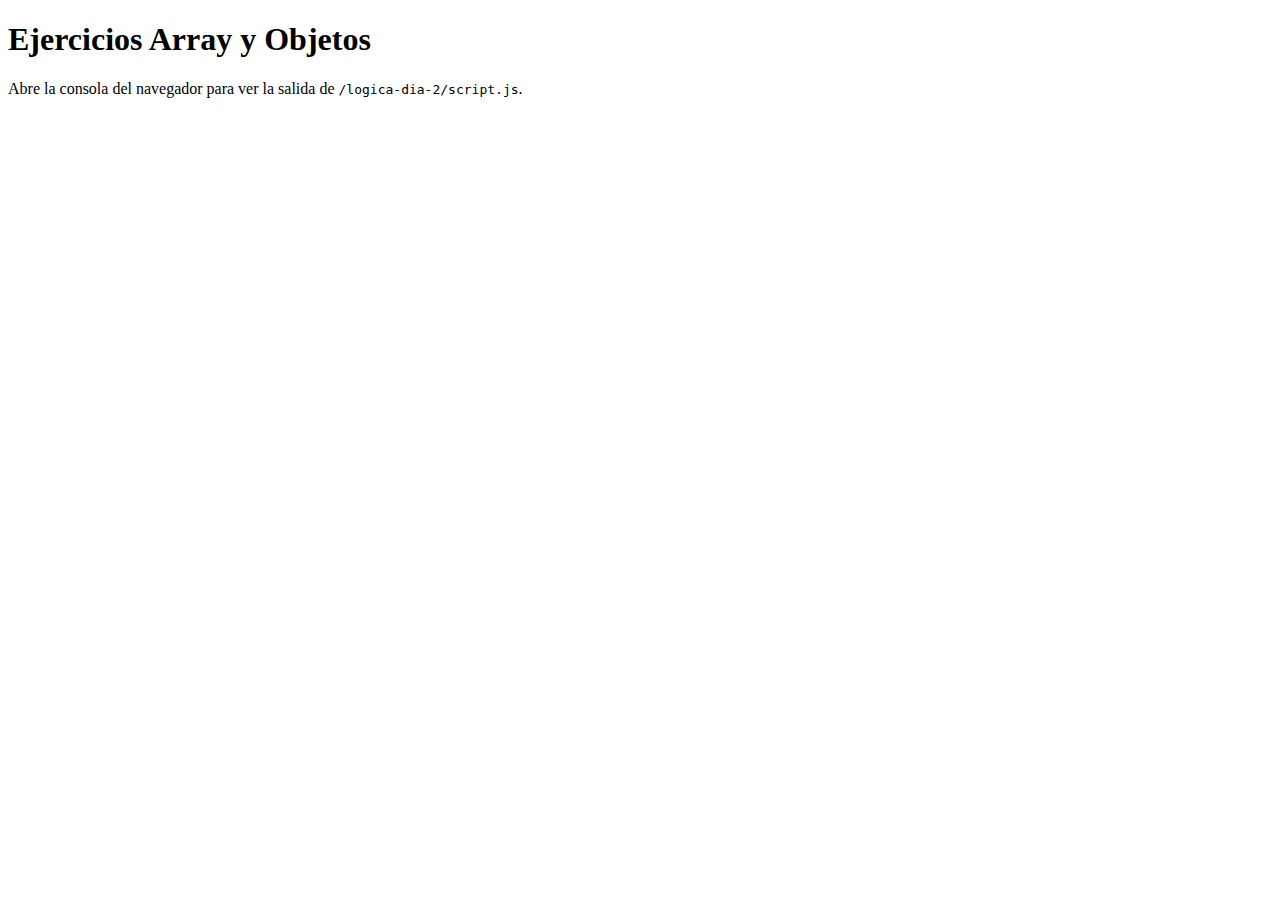
<file: logica-dia-2/index.html>
<!doctype html>
<html lang="es">
  <head>
    <meta charset="utf-8">
    <meta name="viewport" content="width=device-width, initial-scale=1">
    <title>Ejercicios — Día 2</title>
  </head>
  <body>
    <h1>Ejercicios Array y Objetos</h1>
    <p>Abre la consola del navegador para ver la salida de <code>/logica-dia-2/script.js</code>.</p>

    <!-- Cargar el script desde la carpeta `logica-dia-2` -->
    <script src="/logica-dia-2/script.js"></script>
  </body>
</html>
</file>
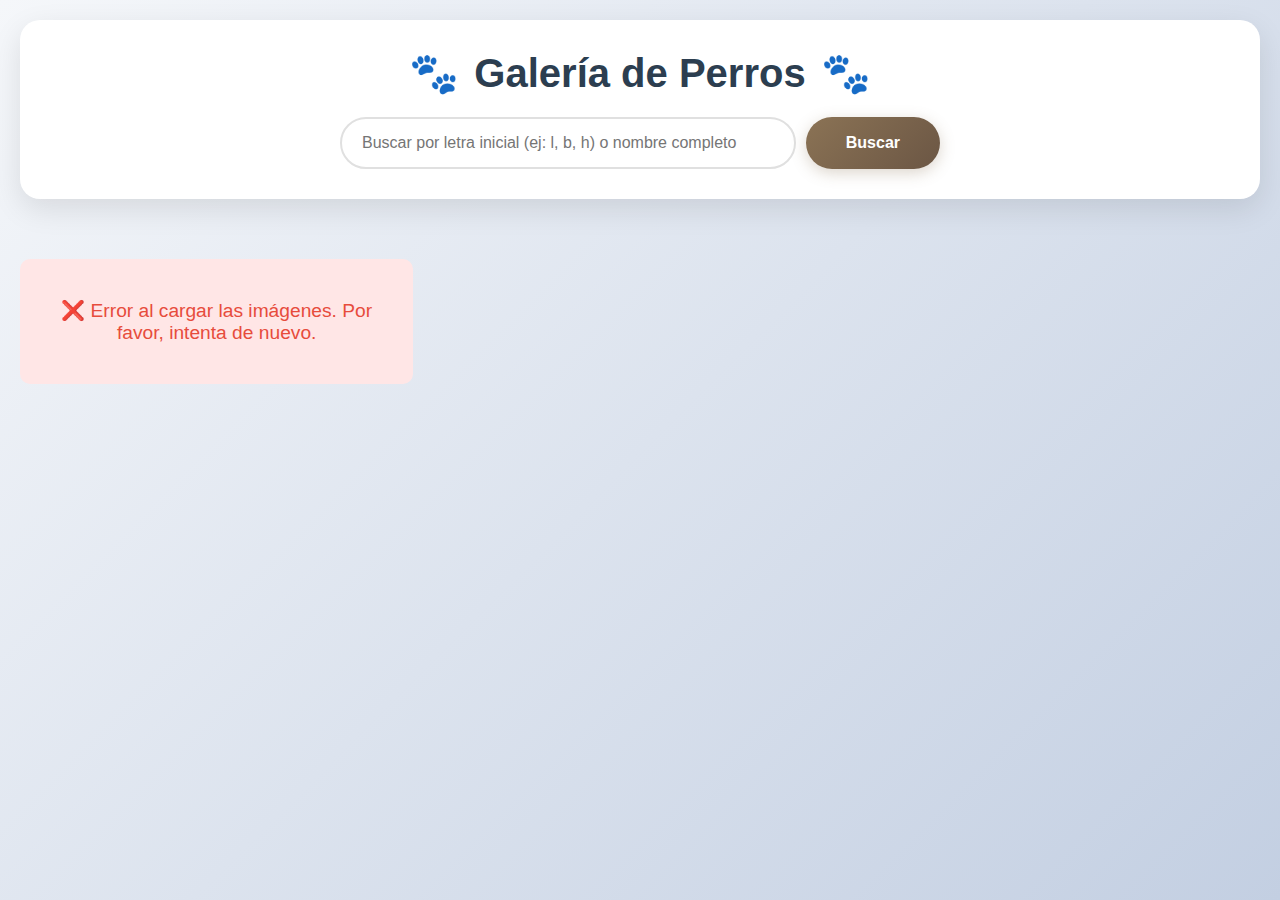
<file: miniproyecto/index.html>
<!DOCTYPE html>
<html lang="es">

<head>
    <meta charset="UTF-8">
    <meta name="viewport" content="width=device-width, initial-scale=1.0">
    <title>Galería de Perros</title>
    <style>
        * {
            margin: 0;
            padding: 0;
            box-sizing: border-box;
        }

        body {
            font-family: 'Segoe UI', Tahoma, Geneva, Verdana, sans-serif;
            background: linear-gradient(135deg, #f5f7fa 0%, #c3cfe2 100%);
            min-height: 100vh;
            padding: 20px;
        }

        header {
            text-align: center;
            margin-bottom: 40px;
            padding: 30px 20px;
            background: white;
            border-radius: 20px;
            box-shadow: 0 10px 30px rgba(0, 0, 0, 0.1);
        }

        h1 {
            color: #2c3e50;
            font-size: 2.5rem;
            margin-bottom: 10px;
            display: flex;
            align-items: center;
            justify-content: center;
            gap: 15px;
        }

        .paw-icon {
            font-size: 2.5rem;
        }

        .search-container {
            display: flex;
            gap: 10px;
            max-width: 600px;
            margin: 20px auto 0;
            flex-wrap: wrap;
            justify-content: center;
        }

        #searchinput {
            flex: 1;
            min-width: 250px;
            padding: 15px 20px;
            border: 2px solid #e0e0e0;
            border-radius: 50px;
            font-size: 1rem;
            transition: all 0.3s ease;
            outline: none;
        }

        #searchinput:focus {
            border-color: #8b7355;
            box-shadow: 0 0 0 3px rgba(139, 115, 85, 0.1);
        }

        #SearchBtn {
            padding: 15px 40px;
            background: linear-gradient(135deg, #8b7355 0%, #6b5644 100%);
            color: white;
            border: none;
            border-radius: 50px;
            font-size: 1rem;
            font-weight: 600;
            cursor: pointer;
            transition: all 0.3s ease;
            box-shadow: 0 4px 15px rgba(139, 115, 85, 0.3);
        }

        #SearchBtn:hover {
            transform: translateY(-2px);
            box-shadow: 0 6px 20px rgba(139, 115, 85, 0.4);
        }

        #SearchBtn:active {
            transform: translateY(0);
        }

        #container {
            display: grid;
            grid-template-columns: repeat(3, 1fr);
            gap: 30px;
            max-width: 1400px;
            margin: 0 auto;
        }

        .dog-card {
            background: white;
            border-radius: 15px;
            overflow: hidden;
            box-shadow: 0 8px 20px rgba(0, 0, 0, 0.1);
            transition: all 0.3s ease;
            border: 2px solid #f0f0f0;
            padding: 0;
        }

        .dog-card:hover {
            transform: translateY(-10px);
            box-shadow: 0 15px 35px rgba(0, 0, 0, 0.15);
        }

        .dog-card img {
            width: 100%;
            height: 300px;
            object-fit: cover;
            display: block;
        }

        .dog-info {
            padding: 20px;
            text-align: center;
        }

        .dog-name {
            font-size: 1.2rem;
            color: #2c3e50;
            font-weight: 600;
            margin: 0 0 8px 0;
        }

        .dog-breed {
            font-size: 1rem;
            color: #7f8c8d;
            font-weight: 500;
            text-transform: capitalize;
            margin: 0;
        }

        .no-data {
            color: #bdc3c7;
            font-style: italic;
        }

        .loading {
            text-align: center;
            padding: 40px;
            font-size: 1.2rem;
            color: #666;
        }

        .error {
            text-align: center;
            padding: 40px;
            font-size: 1.2rem;
            color: #e74c3c;
            background: #ffe6e6;
            border-radius: 10px;
            margin: 20px auto;
            max-width: 600px;
        }

        @media (max-width: 1024px) {
            #container {
                grid-template-columns: repeat(2, 1fr);
            }
        }

        @media (max-width: 768px) {
            #container {
                grid-template-columns: 1fr;
            }

            h1 {
                font-size: 2rem;
            }

            .search-container {
                flex-direction: column;
            }

            #searchinput {
                min-width: 100%;
            }

            #SearchBtn {
                width: 100%;
            }
        }
    </style>
</head>

<body>
    <header>
        <h1>
            <span class="paw-icon">🐾</span>
            Galería de Perros
            <span class="paw-icon">🐾</span>
        </h1>
        <div class="search-container">
            <input type="text" id="searchinput" placeholder="Buscar por letra inicial (ej: l, b, h) o nombre completo">
            <button id="SearchBtn">Buscar</button>
        </div>
    </header>

    <div id="container"></div>

    <script src="api.js"></script>
</body>

</html>
</file>
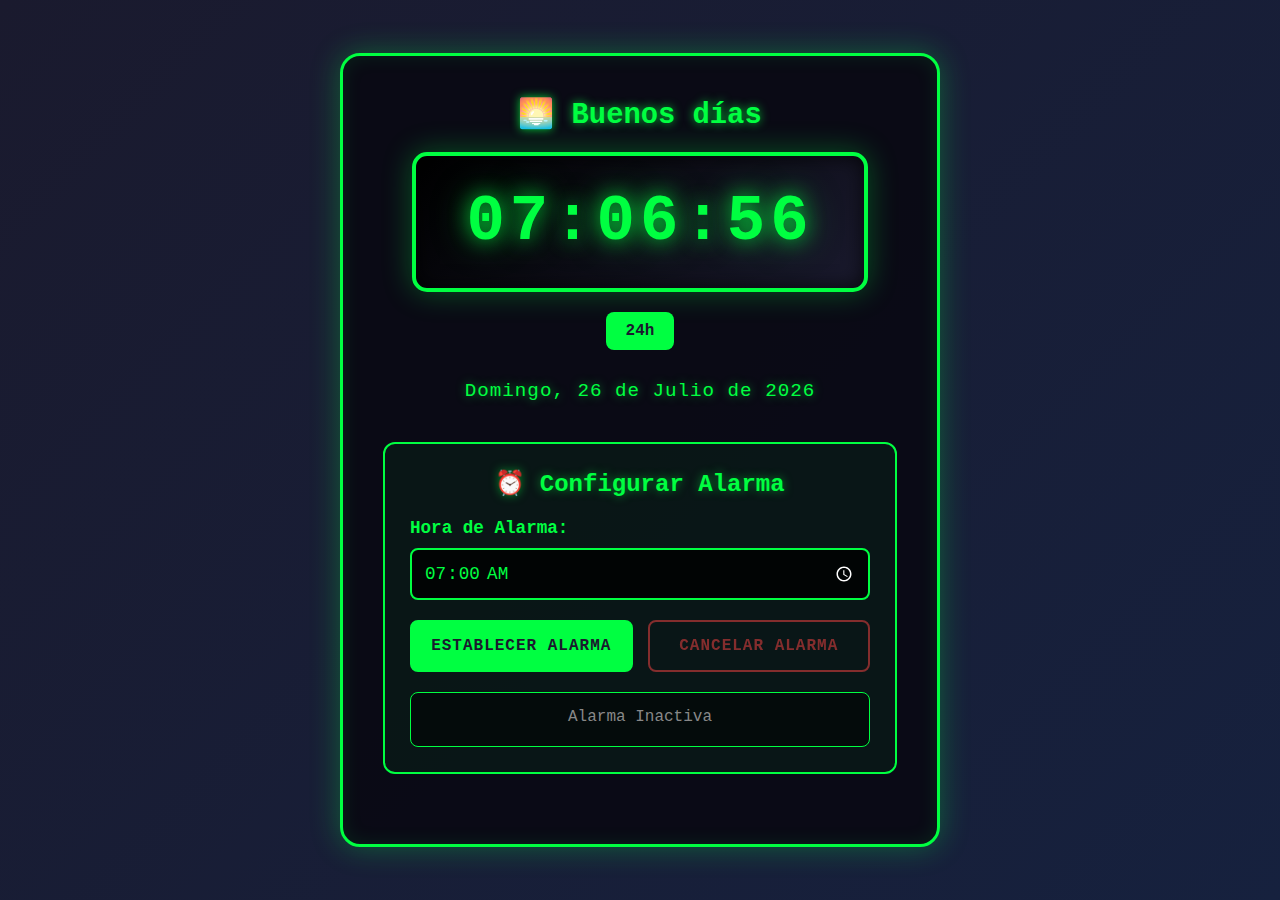
<file: reloj-alarma/index.html>
<!DOCTYPE html>
<html lang="es">
<head>
    <meta charset="UTF-8">
    <meta name="viewport" content="width=device-width, initial-scale=1.0">
    <title>Reloj Digital Interactivo con Alarma</title>
    <link rel="stylesheet" href="styles.css">
</head>
<body>
    <div class="contenedor-principal">
        <!-- Saludo según la hora del día -->
        <div class="saludo" id="saludo">Buenos días</div>

        <!-- Display del reloj digital -->
        <div class="reloj-container">
            <div class="reloj" id="reloj">00:00:00</div>
            <div class="formato-toggle">
                <button id="toggleFormato" class="btn-formato">24h</button>
            </div>
        </div>

        <!-- Display de la fecha -->
        <div class="fecha" id="fecha">Lunes, 01 de Enero de 2024</div>

        <!-- Sección de configuración de alarma -->
        <div class="seccion-alarma">
            <h2>⏰ Configurar Alarma</h2>
            
            <div class="grupo-input">
                <label for="horaAlarma">Hora de Alarma:</label>
                <input 
                    type="time" 
                    id="horaAlarma" 
                    class="input-hora"
                    min="00:00"
                    max="23:59"
                    value="07:00"
                >
            </div>

            <div class="grupo-botones">
                <button id="btnEstablecerAlarma" class="btn btn-establecer">
                    Establecer Alarma
                </button>
                <button id="btnCancelarAlarma" class="btn btn-cancelar" disabled>
                    Cancelar Alarma
                </button>
            </div>

            <!-- Indicador de alarma activa -->
            <div class="indicador-alarma" id="indicadorAlarma">
                <span id="estadoAlarma" class="estado-inactivo">Alarma Inactiva</span>
                <span id="textoHoraAlarma" class="hora-alarma"></span>
            </div>
        </div>

        <!-- Área de notificación para la alarma -->
        <div class="notificacion-alarma" id="notificacionAlarma">
            <div class="contenido-notificacion">
                <h3>¡¡¡ ALARMA ACTIVADA !!!</h3>
                <p id="textoNotificacion">Es hora de tu alarma</p>
                <button id="btnAceptarAlarma" class="btn btn-aceptar">Aceptar</button>
            </div>
        </div>

        <!-- Indicador visual de alarma activa en pantalla -->
        <div class="alarma-activa-indicador" id="indicadorActivoVisual">
            <span>🔔 ALARMA ACTIVA</span>
        </div>
    </div>

    <script src="script.js"></script>
</body>
</html>
</file>
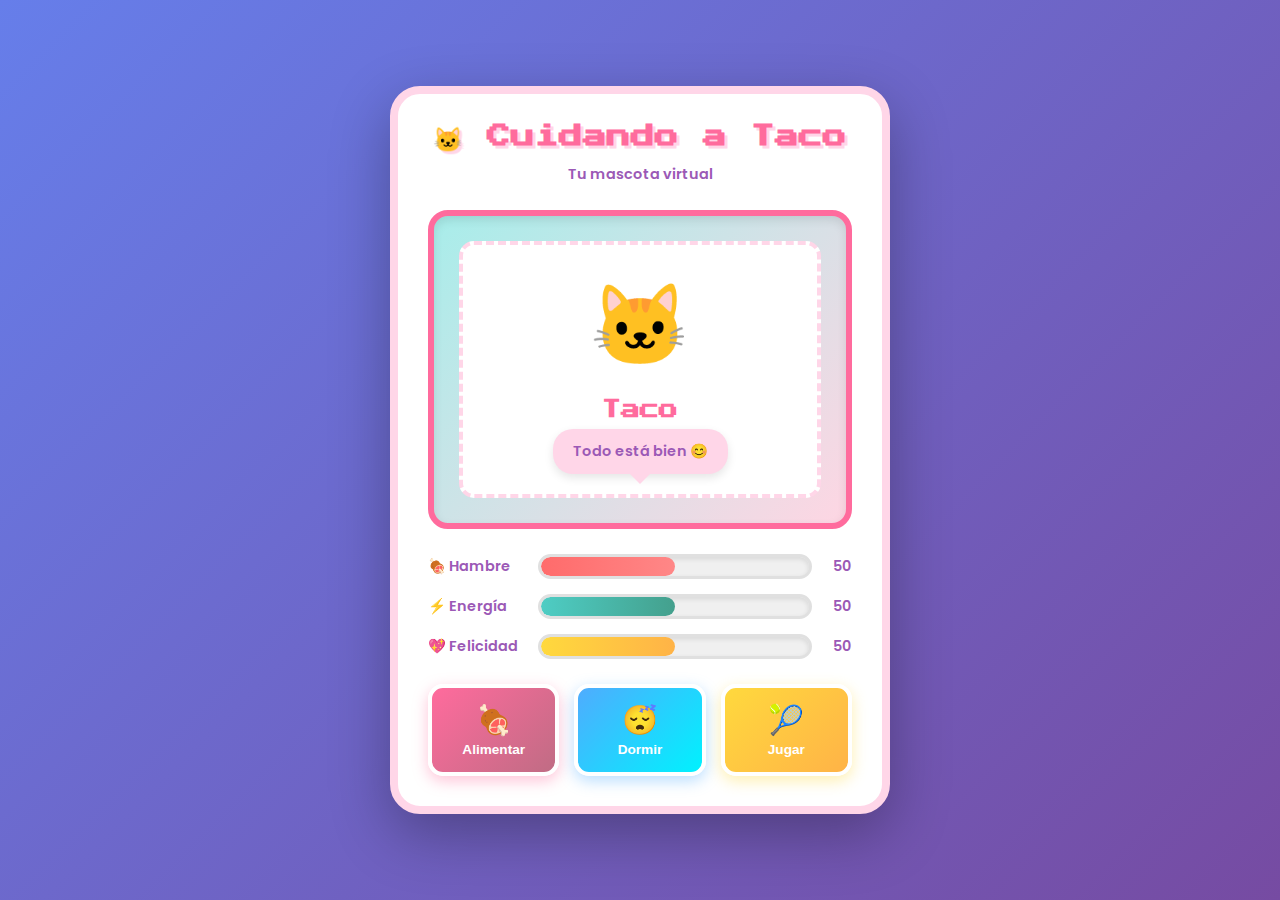
<file: tamagochi/index.html>
<!DOCTYPE html>
<html lang="es">

<head>
    <meta charset="UTF-8">
    <meta name="viewport" content="width=device-width, initial-scale=1.0">
    <title>Cuidando a Taco 🐱</title>
    <link rel="stylesheet" href="style.css">
</head>

<body>
    <div class="game-container">
        <header>
            <h1>🐱 Cuidando a Taco</h1>
            <p class="subtitle">Tu mascota virtual</p>
        </header>

        <div id="container" class="tamagotchi-display">
            <div class="screen">
                <div class="pet-image">
                    <span class="cat-emoji">🐱</span>
                </div>
                <div class="pet-info">
                    <h2 id="pet-name">Taco</h2>
                    <p id="pet-thought" class="thought-bubble">¡Hola! Soy Taco 😺</p>
                </div>
            </div>
        </div>

        <div class="stats-container">
            <div class="stat-bar">
                <label>🍖 Hambre</label>
                <div class="bar-background">
                    <div id="hunger-bar" class="bar-fill hunger" style="width: 50%"></div>
                </div>
                <span id="hunger-value">50</span>
            </div>

            <div class="stat-bar">
                <label>⚡ Energía</label>
                <div class="bar-background">
                    <div id="energy-bar" class="bar-fill energy" style="width: 50%"></div>
                </div>
                <span id="energy-value">50</span>
            </div>

            <div class="stat-bar">
                <label>💖 Felicidad</label>
                <div class="bar-background">
                    <div id="happiness-bar" class="bar-fill happiness" style="width: 50%"></div>
                </div>
                <span id="happiness-value">50</span>
            </div>
        </div>

        <div class="actions-container">
            <button id="feed-btn" class="action-btn feed">
                <span class="btn-icon">🍖</span>
                <span>Alimentar</span>
            </button>
            <button id="sleep-btn" class="action-btn sleep">
                <span class="btn-icon">😴</span>
                <span>Dormir</span>
            </button>
            <button id="play-btn" class="action-btn play">
                <span class="btn-icon">🎾</span>
                <span>Jugar</span>
            </button>
        </div>
    </div>

    <script src="api.js"></script>
</body>

</html>
</file>
<file: analisis-texto/styles.css>
* {
    margin: 0;
    padding: 0;
    box-sizing: border-box;
}

html {
    scroll-behavior: smooth;
}

body {
    font-family: 'Segoe UI', Tahoma, Geneva, Verdana, sans-serif;
    background: linear-gradient(135deg, #667eea 0%, #764ba2 100%);
    min-height: 100vh;
    padding: 20px;
    color: #333;
}

/* ==========================================
   CONTENEDOR PRINCIPAL
   ========================================== */

.contenedor-principal {
    max-width: 1200px;
    margin: 0 auto;
    background: white;
    border-radius: 20px;
    box-shadow: 0 20px 60px rgba(0, 0, 0, 0.3);
    overflow: hidden;
}

/* ==========================================
   ENCABEZADO
   ========================================== */

.encabezado {
    background: linear-gradient(135deg, #667eea 0%, #764ba2 100%);
    color: white;
    padding: 40px 30px;
    text-align: center;
}

.encabezado h1 {
    font-size: 2.5rem;
    margin-bottom: 10px;
    font-weight: 700;
    letter-spacing: -0.5px;
}

.subtitulo {
    font-size: 1.1rem;
    opacity: 0.9;
    font-weight: 300;
}

/* ==========================================
   SECCIÓN EDITOR
   ========================================== */

.seccion-editor {
    padding: 40px;
    background-color: #f8f9fa;
    border-bottom: 2px solid #e9ecef;
}

.grupo-textarea {
    margin-bottom: 20px;
}

.label-textarea {
    display: block;
    margin-bottom: 15px;
    font-size: 1rem;
    font-weight: 600;
    color: #333;
    text-transform: uppercase;
    letter-spacing: 0.5px;
}

.textarea-principal {
    width: 100%;
    height: 200px;
    padding: 20px;
    border: 2px solid #e9ecef;
    border-radius: 12px;
    font-family: 'Segoe UI', Tahoma, Geneva, Verdana, sans-serif;
    font-size: 1rem;
    line-height: 1.6;
    resize: vertical;
    transition: all 0.3s ease;
    background-color: white;
    color: #333;
}

.textarea-principal:focus {
    outline: none;
    border-color: #667eea;
    box-shadow: 0 0 0 3px rgba(102, 126, 234, 0.1);
    background-color: #fafbff;
}

.textarea-principal::placeholder {
    color: #adb5bd;
}

/* Estilos para el navegador Firefox */
.textarea-principal::-moz-selection {
    background-color: rgba(102, 126, 234, 0.2);
}

/* Estilos para navegadores Chrome/Safari */
.textarea-principal::selection {
    background-color: rgba(102, 126, 234, 0.2);
}

.contador-caracteres-visual {
    margin-top: 15px;
    text-align: right;
}

.contador {
    display: inline-block;
    background: linear-gradient(135deg, #667eea 0%, #764ba2 100%);
    color: white;
    padding: 8px 16px;
    border-radius: 20px;
    font-size: 0.9rem;
    font-weight: 600;
    transition: all 0.3s ease;
}

.contador:hover {
    transform: translateY(-2px);
    box-shadow: 0 5px 15px rgba(102, 126, 234, 0.3);
}

/* ==========================================
   SECCIÓN ESTADÍSTICAS
   ========================================== */

.seccion-estadisticas {
    padding: 40px;
    background-color: white;
}

.seccion-estadisticas h2 {
    font-size: 1.8rem;
    color: #333;
    margin-bottom: 30px;
    text-align: center;
}

/* Grid de estadísticas - Responsive */
.grid-estadisticas {
    display: grid;
    grid-template-columns: repeat(auto-fit, minmax(300px, 1fr));
    gap: 25px;
    margin-bottom: 30px;
}

/* ==========================================
   TARJETAS DE ESTADÍSTICAS
   ========================================== */

.tarjeta-estadistica {
    background: white;
    border-radius: 15px;
    padding: 25px;
    display: flex;
    align-items: center;
    gap: 20px;
    border: 2px solid #e9ecef;
    transition: all 0.3s ease;
    cursor: pointer;
    min-height: 140px;
}

.tarjeta-estadistica:hover {
    transform: translateY(-5px);
    box-shadow: 0 10px 30px rgba(0, 0, 0, 0.1);
}

.icono-tarjeta {
    font-size: 2.5rem;
    min-width: 60px;
    text-align: center;
}

.contenido-tarjeta {
    flex: 1;
}

.titulo-estadistica {
    font-size: 0.85rem;
    color: #666;
    text-transform: uppercase;
    letter-spacing: 0.5px;
    margin-bottom: 8px;
    font-weight: 600;
}

.valor-estadistica {
    font-size: 2.2rem;
    font-weight: 700;
    margin-bottom: 5px;
    animation: pulso 0.3s ease;
}

@keyframes pulso {
    0% {
        transform: scale(1);
    }
    50% {
        transform: scale(1.1);
    }
    100% {
        transform: scale(1);
    }
}

.etiqueta-estadistica {
    font-size: 0.8rem;
    color: #adb5bd;
}

/* ==========================================
   COLORES DIFERENCIADOS PARA CADA MÉTRICA
   ========================================== */

.tarjeta-caracteres-totales {
    border-left: 5px solid #3498db;
    background: linear-gradient(135deg, rgba(52, 152, 219, 0.05) 0%, transparent 100%);
}

.tarjeta-caracteres-totales .valor-estadistica {
    color: #3498db;
}

.tarjeta-caracteres-sin-espacios {
    border-left: 5px solid #e74c3c;
    background: linear-gradient(135deg, rgba(231, 76, 60, 0.05) 0%, transparent 100%);
}

.tarjeta-caracteres-sin-espacios .valor-estadistica {
    color: #e74c3c;
}

.tarjeta-palabras {
    border-left: 5px solid #2ecc71;
    background: linear-gradient(135deg, rgba(46, 204, 113, 0.05) 0%, transparent 100%);
}

.tarjeta-palabras .valor-estadistica {
    color: #2ecc71;
}

.tarjeta-oraciones {
    border-left: 5px solid #f39c12;
    background: linear-gradient(135deg, rgba(243, 156, 18, 0.05) 0%, transparent 100%);
}

.tarjeta-oraciones .valor-estadistica {
    color: #f39c12;
}

.tarjeta-tiempo-lectura {
    border-left: 5px solid #9b59b6;
    background: linear-gradient(135deg, rgba(155, 89, 182, 0.05) 0%, transparent 100%);
}

.tarjeta-tiempo-lectura .valor-estadistica {
    color: #9b59b6;
}

.tarjeta-densidad {
    border-left: 5px solid #1abc9c;
    background: linear-gradient(135deg, rgba(26, 188, 156, 0.05) 0%, transparent 100%);
}

.tarjeta-densidad .valor-estadistica {
    color: #1abc9c;
}

/* ==========================================
   SECCIÓN DE BOTONES
   ========================================== */

.seccion-botones {
    padding: 30px 40px;
    background-color: #f8f9fa;
    border-top: 2px solid #e9ecef;
    display: flex;
    gap: 20px;
    justify-content: center;
    flex-wrap: wrap;
}

/* Estilos generales de botones */
.btn {
    padding: 15px 30px;
    border: none;
    border-radius: 10px;
    font-size: 1rem;
    font-weight: 600;
    cursor: pointer;
    transition: all 0.3s ease;
    text-transform: uppercase;
    letter-spacing: 0.5px;
    box-shadow: 0 4px 15px rgba(0, 0, 0, 0.1);
    min-width: 200px;
}

.btn:active {
    transform: scale(0.98);
}

/* Botón Copiar */
.btn-copiar {
    background: linear-gradient(135deg, #667eea 0%, #764ba2 100%);
    color: white;
}

.btn-copiar:hover {
    transform: translateY(-3px);
    box-shadow: 0 8px 25px rgba(102, 126, 234, 0.4);
}

/* Botón Limpiar */
.btn-limpiar {
    background: linear-gradient(135deg, #f093fb 0%, #f5576c 100%);
    color: white;
}

.btn-limpiar:hover {
    transform: translateY(-3px);
    box-shadow: 0 8px 25px rgba(245, 87, 108, 0.4);
}

/* ==========================================
   MENSAJE DE CONFIRMACIÓN
   ========================================== */

.mensaje-confirmacion {
    position: fixed;
    bottom: -100px;
    left: 50%;
    transform: translateX(-50%);
    background: linear-gradient(135deg, #2ecc71 0%, #27ae60 100%);
    color: white;
    padding: 15px 30px;
    border-radius: 10px;
    font-weight: 600;
    box-shadow: 0 5px 20px rgba(0, 0, 0, 0.2);
    transition: bottom 0.3s ease;
    z-index: 1000;
}

.mensaje-confirmacion.mostrar {
    bottom: 20px;
}

/* ==========================================
   RESPONSIVE DESIGN
   ========================================== */

@media (max-width: 768px) {
    .encabezado {
        padding: 30px 20px;
    }

    .encabezado h1 {
        font-size: 1.8rem;
    }

    .subtitulo {
        font-size: 1rem;
    }

    .seccion-editor,
    .seccion-estadisticas,
    .seccion-botones {
        padding: 25px 20px;
    }

    .textarea-principal {
        height: 150px;
        font-size: 0.95rem;
    }

    .grid-estadisticas {
        grid-template-columns: 1fr;
        gap: 15px;
    }

    .tarjeta-estadistica {
        min-height: 120px;
        padding: 20px;
    }

    .icono-tarjeta {
        font-size: 2rem;
    }

    .valor-estadistica {
        font-size: 1.8rem;
    }

    .seccion-botones {
        flex-direction: column;
    }

    .btn {
        width: 100%;
        min-width: 100%;
    }
}

@media (max-width: 480px) {
    .contenedor-principal {
        border-radius: 10px;
    }

    .encabezado h1 {
        font-size: 1.5rem;
    }

    .seccion-editor,
    .seccion-estadisticas,
    .seccion-botones {
        padding: 20px 15px;
    }

    .textarea-principal {
        height: 120px;
        padding: 15px;
    }

    .valor-estadistica {
        font-size: 1.5rem;
    }

    .titulo-estadistica {
        font-size: 0.75rem;
    }

    .etiqueta-estadistica {
        font-size: 0.7rem;
    }
}
</file>
<file: calculadora/styles.css>
:root{
  --bg:#22d8c0;
  --panel:#8bdcf0;
  --primary:#2954e0;
  --dark:#0a0a0a;
  --muted:#6b9af8;
}
*{box-sizing:border-box}
html,body{height:90%}
body{font-family:Inter,Segoe UI,Roboto,Arial,sans-serif;background:var(--bg);display:flex;align-items:center;justify-content:center;padding:24px}
.calc{width:340px;background:var(--panel);border-radius:12px;box-shadow:0 6px 18px rgba(16,24,40,0.08);overflow:hidden}
.display{padding:18px 16px;background:linear-gradient(180deg,#fff,#f8fafc)}
.expression{font-size:16px;color:var(--muted);min-height:20px;word-break:break-all}
.result{font-size:28px;color:var(--dark);min-height:36px;font-weight:600}
.buttons{display:grid;grid-template-columns:repeat(4,1fr);gap:8px;padding:12px}
.btn{padding:14px;border-radius:8px;border:0;background:#f8fafc;cursor:pointer;font-size:18px;box-shadow:inset 0 -1px 0 rgba(15,23,42,0.02)}
.btn:active{transform:translateY(1px)}
.btn:focus{outline:3px solid rgba(14,165,164,0.18)}
.op{background:#000000;color:var(--primary)}
.control{background:#4a00f7}
.equal{background:var(--primary);color:rgb(255, 255, 255)}
.wide{grid-column:1 / -1}
@media (max-width:380px){.calc{width:100%}}
</file>
<file: generador-colores/styles.css>
/* Variables CSS para colores y espaciado */
:root {
    --primary-color: #6366f1;
    --primary-dark: #4f46e5;
    --secondary-color: #ec4899;
    --text-color: #1f2937;
    --text-light: #6b7280;
    --bg-light: #f9fafb;
    --border-radius: 12px;
    --transition: all 0.3s ease;
}

/* Estilos globales */
* {
    margin: 0;
    padding: 0;
    box-sizing: border-box;
}

body {
    font-family: 'Segoe UI', Tahoma, Geneva, Verdana, sans-serif;
    background: linear-gradient(135deg, #667eea 0%, #764ba2 100%);
    min-height: 100vh;
    display: flex;
    justify-content: center;
    align-items: center;
    padding: 20px;
}

/* Contenedor principal */
.container {
    background: white;
    border-radius: var(--border-radius);
    box-shadow: 0 20px 60px rgba(0, 0, 0, 0.3);
    padding: 40px 30px;
    max-width: 500px;
    width: 100%;
    text-align: center;
    animation: slideIn 0.5s ease-out;
}

/* Animación de entrada */
@keyframes slideIn {
    from {
        opacity: 0;
        transform: translateY(-30px);
    }
    to {
        opacity: 1;
        transform: translateY(0);
    }
}

/* Título principal */
h1 {
    color: var(--text-color);
    font-size: 32px;
    margin-bottom: 30px;
    font-weight: 700;
    letter-spacing: -0.5px;
}

/* Div grande que muestra el color */
.color-display {
    width: 100%;
    height: 300px;
    background-color: #ffffff;
    border-radius: var(--border-radius);
    margin: 30px 0;
    box-shadow: 0 10px 30px rgba(0, 0, 0, 0.1);
    transition: var(--transition);
    border: 3px solid #e5e7eb;
}

/* Párrafo con el código hexadecimal */
.color-code {
    font-size: 28px;
    font-weight: 700;
    color: var(--primary-color);
    font-family: 'Courier New', monospace;
    margin: 20px 0;
    letter-spacing: 1px;
    transition: var(--transition);
}

/* Grupo de botones */
.button-group {
    display: flex;
    gap: 15px;
    margin: 30px 0 20px;
    flex-wrap: wrap;
    justify-content: center;
}

/* Estilos generales de botones */
.btn {
    padding: 14px 30px;
    font-size: 16px;
    font-weight: 600;
    border: none;
    border-radius: var(--border-radius);
    cursor: pointer;
    transition: var(--transition);
    flex: 1;
    min-width: 150px;
    text-transform: uppercase;
    letter-spacing: 0.5px;
    box-shadow: 0 4px 15px rgba(0, 0, 0, 0.1);
}

/* Botón generar color */
.btn-generate {
    background: linear-gradient(135deg, var(--primary-color) 0%, var(--primary-dark) 100%);
    color: white;
}

.btn-generate:hover {
    transform: translateY(-3px);
    box-shadow: 0 8px 25px rgba(99, 102, 241, 0.4);
}

.btn-generate:active {
    transform: translateY(-1px);
}

/* Botón copiar */
.btn-copy {
    background: linear-gradient(135deg, var(--secondary-color) 0%, #db2777 100%);
    color: white;
}

.btn-copy:hover {
    transform: translateY(-3px);
    box-shadow: 0 8px 25px rgba(236, 72, 153, 0.4);
}

.btn-copy:active {
    transform: translateY(-1px);
}

/* Mensaje de confirmación */
.copy-message {
    height: 20px;
    font-size: 14px;
    font-weight: 600;
    color: #10b981;
    opacity: 0;
    transition: opacity 0.3s ease;
    margin-top: 10px;
}

.copy-message.show {
    opacity: 1;
    animation: fadeInOut 2s ease-in-out;
}

/* Animación del mensaje */
@keyframes fadeInOut {
    0%, 100% {
        opacity: 0;
    }
    20%, 80% {
        opacity: 1;
    }
}

/* Responsive para tablets */
@media (max-width: 600px) {
    .container {
        padding: 30px 20px;
    }

    h1 {
        font-size: 26px;
        margin-bottom: 20px;
    }

    .color-display {
        height: 250px;
        margin: 20px 0;
    }

    .color-code {
        font-size: 24px;
    }

    .btn {
        padding: 12px 20px;
        font-size: 14px;
        min-width: 120px;
    }

    .button-group {
        gap: 10px;
    }
}

/* Responsive para móviles pequeños */
@media (max-width: 400px) {
    .container {
        padding: 20px 15px;
    }

    h1 {
        font-size: 22px;
        margin-bottom: 15px;
    }

    .color-display {
        height: 200px;
        margin: 15px 0;
    }

    .color-code {
        font-size: 20px;
    }

    .btn {
        padding: 10px 15px;
        font-size: 13px;
        flex: 1;
    }

    .button-group {
        flex-direction: column;
        gap: 10px;
    }
}
</file>
<file: reloj-alarma/styles.css>
* {
    margin: 0;
    padding: 0;
    box-sizing: border-box;
}

body {
    font-family: 'Courier New', monospace;
    background: linear-gradient(135deg, #1a1a2e 0%, #16213e 100%);
    min-height: 100vh;
    display: flex;
    justify-content: center;
    align-items: center;
    padding: 20px;
}

.contenedor-principal {
    background-color: rgba(10, 10, 20, 0.95);
    border: 3px solid #00ff41;
    border-radius: 20px;
    padding: 40px;
    max-width: 600px;
    width: 100%;
    box-shadow: 0 0 30px rgba(0, 255, 65, 0.3),
                inset 0 0 20px rgba(0, 255, 65, 0.1);
    position: relative;
}

/* Saludo según la hora */
.saludo {
    text-align: center;
    color: #00ff41;
    font-size: 1.8rem;
    font-weight: bold;
    margin-bottom: 20px;
    text-shadow: 0 0 10px rgba(0, 255, 65, 0.8);
    animation: glow 2s ease-in-out infinite;
}

@keyframes glow {
    0%, 100% {
        text-shadow: 0 0 10px rgba(0, 255, 65, 0.8);
    }
    50% {
        text-shadow: 0 0 20px rgba(0, 255, 65, 1);
    }
}

/* Display del reloj */
.reloj-container {
    display: flex;
    justify-content: center;
    align-items: center;
    gap: 20px;
    margin-bottom: 30px;
    flex-wrap: wrap;
}

.reloj {
    background: linear-gradient(135deg, #000000 0%, #1a1a2e 100%);
    border: 4px solid #00ff41;
    border-radius: 15px;
    padding: 30px 50px;
    font-size: 4rem;
    font-weight: bold;
    color: #00ff41;
    text-shadow: 0 0 20px rgba(0, 255, 65, 0.8),
                 0 0 40px rgba(0, 255, 65, 0.4);
    font-family: 'Courier New', monospace;
    letter-spacing: 5px;
    box-shadow: 0 0 30px rgba(0, 255, 65, 0.3),
                inset 0 0 20px rgba(0, 0, 0, 0.8);
}

.btn-formato {
    background-color: #00ff41;
    color: #1a1a2e;
    border: none;
    padding: 10px 20px;
    border-radius: 8px;
    font-size: 1rem;
    font-weight: bold;
    cursor: pointer;
    transition: all 0.3s ease;
    font-family: 'Courier New', monospace;
}

.btn-formato:hover {
    background-color: #00dd33;
    box-shadow: 0 0 15px rgba(0, 255, 65, 0.6);
    transform: scale(1.05);
}

.btn-formato:active {
    transform: scale(0.98);
}

/* Display de fecha */
.fecha {
    text-align: center;
    color: #00ff41;
    font-size: 1.2rem;
    margin-bottom: 40px;
    letter-spacing: 1px;
    text-shadow: 0 0 10px rgba(0, 255, 65, 0.5);
}

/* Sección de alarma */
.seccion-alarma {
    background: rgba(0, 255, 65, 0.05);
    border: 2px solid #00ff41;
    border-radius: 12px;
    padding: 25px;
    margin-bottom: 30px;
}

.seccion-alarma h2 {
    color: #00ff41;
    margin-bottom: 20px;
    text-align: center;
    text-shadow: 0 0 10px rgba(0, 255, 65, 0.5);
}

.grupo-input {
    margin-bottom: 20px;
    display: flex;
    flex-direction: column;
    gap: 10px;
}

.grupo-input label {
    color: #00ff41;
    font-weight: bold;
    font-size: 1.1rem;
}

.input-hora {
    padding: 12px;
    background-color: rgba(0, 0, 0, 0.8);
    color: #00ff41;
    border: 2px solid #00ff41;
    border-radius: 8px;
    font-size: 1.1rem;
    font-family: 'Courier New', monospace;
    cursor: pointer;
    transition: all 0.3s ease;
}

.input-hora:focus {
    outline: none;
    box-shadow: 0 0 15px rgba(0, 255, 65, 0.6);
    background-color: rgba(0, 255, 65, 0.1);
}

/* Estilos especiales para el selector de hora */
.input-hora::-webkit-calendar-picker-indicator {
    filter: invert(1) brightness(1.2);
    cursor: pointer;
}

.grupo-botones {
    display: flex;
    gap: 15px;
    margin-bottom: 20px;
    flex-wrap: wrap;
}

.btn {
    flex: 1;
    min-width: 150px;
    padding: 15px;
    border: 2px solid #00ff41;
    border-radius: 8px;
    font-size: 1rem;
    font-weight: bold;
    cursor: pointer;
    transition: all 0.3s ease;
    font-family: 'Courier New', monospace;
    text-transform: uppercase;
    letter-spacing: 1px;
}

.btn-establecer {
    background-color: #00ff41;
    color: #1a1a2e;
}

.btn-establecer:hover:not(:disabled) {
    background-color: #00dd33;
    box-shadow: 0 0 15px rgba(0, 255, 65, 0.6);
    transform: scale(1.05);
}

.btn-cancelar {
    background-color: transparent;
    color: #ff4444;
    border-color: #ff4444;
}

.btn-cancelar:hover:not(:disabled) {
    background-color: #ff4444;
    color: #1a1a2e;
    box-shadow: 0 0 15px rgba(255, 68, 68, 0.6);
    transform: scale(1.05);
}

.btn:disabled {
    opacity: 0.5;
    cursor: not-allowed;
}

.btn:active:not(:disabled) {
    transform: scale(0.98);
}

/* Indicador de alarma activa */
.indicador-alarma {
    text-align: center;
    padding: 15px;
    background: rgba(0, 0, 0, 0.5);
    border-radius: 8px;
    border: 1px solid #00ff41;
}

.estado-inactivo {
    color: #888;
    display: block;
    font-size: 1rem;
    margin-bottom: 5px;
}

.estado-activo {
    color: #00ff41;
    display: block;
    font-size: 1.1rem;
    font-weight: bold;
    animation: pulse 1s ease-in-out infinite;
}

@keyframes pulse {
    0%, 100% {
        opacity: 1;
    }
    50% {
        opacity: 0.6;
    }
}

.hora-alarma {
    color: #00ff41;
    display: block;
    font-size: 1.3rem;
    font-weight: bold;
    letter-spacing: 2px;
    text-shadow: 0 0 10px rgba(0, 255, 65, 0.8);
}

/* Notificación de alarma */
.notificacion-alarma {
    position: fixed;
    top: 0;
    left: 0;
    right: 0;
    bottom: 0;
    background: rgba(0, 0, 0, 0.9);
    display: none;
    justify-content: center;
    align-items: center;
    z-index: 1000;
    backdrop-filter: blur(5px);
}

.notificacion-alarma.activa {
    display: flex;
}

.contenido-notificacion {
    background: linear-gradient(135deg, #1a1a2e 0%, #16213e 100%);
    border: 4px solid #00ff41;
    border-radius: 20px;
    padding: 50px;
    text-align: center;
    box-shadow: 0 0 50px rgba(0, 255, 65, 0.6),
                inset 0 0 30px rgba(0, 255, 65, 0.2);
    animation: vibrar 0.2s infinite;
}

@keyframes vibrar {
    0%, 100% {
        transform: translateX(0);
    }
    25% {
        transform: translateX(-5px);
    }
    75% {
        transform: translateX(5px);
    }
}

.contenido-notificacion h3 {
    color: #ff4444;
    font-size: 2.5rem;
    margin-bottom: 20px;
    text-shadow: 0 0 20px rgba(255, 68, 68, 0.8);
    animation: parpadear 0.5s infinite;
}

@keyframes parpadear {
    0%, 50%, 100% {
        opacity: 1;
    }
    25%, 75% {
        opacity: 0.3;
    }
}

.contenido-notificacion p {
    color: #00ff41;
    font-size: 1.3rem;
    margin-bottom: 30px;
    letter-spacing: 1px;
}

.btn-aceptar {
    background-color: #00ff41;
    color: #1a1a2e;
    min-width: 200px;
    font-size: 1.2rem;
}

.btn-aceptar:hover {
    background-color: #00dd33;
    box-shadow: 0 0 20px rgba(0, 255, 65, 0.8);
}

/* Indicador visual de alarma activa */
.alarma-activa-indicador {
    position: absolute;
    top: 20px;
    right: 20px;
    color: #ff4444;
    font-weight: bold;
    font-size: 0.9rem;
    display: none;
    animation: parpadear-indicador 0.6s infinite;
    text-shadow: 0 0 10px rgba(255, 68, 68, 0.8);
}

.alarma-activa-indicador.visible {
    display: block;
}

@keyframes parpadear-indicador {
    0%, 50%, 100% {
        opacity: 1;
    }
    25%, 75% {
        opacity: 0.3;
    }
}

/* Responsive */
@media (max-width: 600px) {
    .contenedor-principal {
        padding: 25px;
    }

    .reloj {
        font-size: 2.5rem;
        padding: 20px 30px;
        letter-spacing: 2px;
    }

    .saludo {
        font-size: 1.3rem;
    }

    .fecha {
        font-size: 1rem;
    }

    .seccion-alarma {
        padding: 15px;
    }

    .btn {
        min-width: 120px;
        padding: 12px;
        font-size: 0.9rem;
    }

    .contenido-notificacion {
        padding: 30px;
        margin: 20px;
    }

    .contenido-notificacion h3 {
        font-size: 1.8rem;
    }

    .contenido-notificacion p {
        font-size: 1rem;
    }

    .btn-aceptar {
        min-width: 150px;
        font-size: 1rem;
    }
}
</file>
<file: tamagochi/style.css>
/* Fuentes pixeladas/retro */
@import url('https://fonts.googleapis.com/css2?family=Press+Start+2P&family=Poppins:wght@400;600&display=swap');

* {
    margin: 0;
    padding: 0;
    box-sizing: border-box;
}

body {
    font-family: 'Poppins', sans-serif;
    background: linear-gradient(135deg, #667eea 0%, #764ba2 100%);
    min-height: 100vh;
    display: flex;
    justify-content: center;
    align-items: center;
    padding: 20px;
}

.game-container {
    max-width: 500px;
    width: 100%;
    background: #fff;
    border-radius: 30px;
    padding: 30px;
    box-shadow: 0 20px 60px rgba(0, 0, 0, 0.3);
    border: 8px solid #ffd6e8;
}

header {
    text-align: center;
    margin-bottom: 25px;
}

h1 {
    font-family: 'Press Start 2P', cursive;
    font-size: 1.5rem;
    color: #ff6b9d;
    text-shadow: 3px 3px 0 #ffd6e8;
    margin-bottom: 10px;
}

.subtitle {
    color: #9b59b6;
    font-size: 0.9rem;
    font-weight: 600;
}

/* Pantalla del Tamagotchi */
#container {
    background: linear-gradient(135deg, #a8edea 0%, #fed6e3 100%);
    border-radius: 20px;
    padding: 25px;
    margin-bottom: 25px;
    border: 6px solid #ff6b9d;
    box-shadow: inset 0 4px 10px rgba(0, 0, 0, 0.1);
}

.screen {
    background: #fff;
    border-radius: 15px;
    padding: 20px;
    text-align: center;
    border: 4px dashed #ffd6e8;
}

.pet-image {
    margin-bottom: 15px;
}

.cat-emoji {
    font-size: 5rem;
    display: inline-block;
    animation: bounce 2s infinite;
}

@keyframes bounce {
    0%, 100% { transform: translateY(0); }
    50% { transform: translateY(-10px); }
}

.pet-info h2 {
    font-family: 'Press Start 2P', cursive;
    font-size: 1.2rem;
    color: #ff6b9d;
    margin-bottom: 10px;
}

.thought-bubble {
    background: #ffd6e8;
    padding: 12px 20px;
    border-radius: 20px;
    display: inline-block;
    color: #9b59b6;
    font-weight: 600;
    font-size: 0.9rem;
    position: relative;
    box-shadow: 0 4px 10px rgba(0, 0, 0, 0.1);
}

.thought-bubble::before {
    content: '';
    position: absolute;
    bottom: -10px;
    left: 50%;
    transform: translateX(-50%);
    width: 0;
    height: 0;
    border-left: 10px solid transparent;
    border-right: 10px solid transparent;
    border-top: 10px solid #ffd6e8;
}

/* Barras de estado */
.stats-container {
    margin-bottom: 25px;
}

.stat-bar {
    margin-bottom: 15px;
    display: flex;
    align-items: center;
    gap: 10px;
}

.stat-bar label {
    font-weight: 600;
    color: #9b59b6;
    min-width: 100px;
    font-size: 0.9rem;
}

.bar-background {
    flex: 1;
    height: 25px;
    background: #f0f0f0;
    border-radius: 15px;
    overflow: hidden;
    border: 3px solid #e0e0e0;
    box-shadow: inset 0 2px 5px rgba(0, 0, 0, 0.1);
}

.bar-fill {
    height: 100%;
    transition: width 0.5s ease, background-color 0.3s ease;
    border-radius: 12px;
}

.bar-fill.hunger {
    background: linear-gradient(90deg, #ff6b6b, #ff8787);
}

.bar-fill.energy {
    background: linear-gradient(90deg, #4ecdc4, #44a08d);
}

.bar-fill.happiness {
    background: linear-gradient(90deg, #ffd93d, #ffb347);
}

.stat-bar span {
    font-weight: 600;
    color: #9b59b6;
    min-width: 30px;
    text-align: right;
    font-size: 0.9rem;
}

/* Botones de acción */
.actions-container {
    display: grid;
    grid-template-columns: repeat(3, 1fr);
    gap: 15px;
}

.action-btn {
    background: linear-gradient(135deg, #667eea 0%, #764ba2 100%);
    border: none;
    border-radius: 15px;
    padding: 15px 10px;
    color: white;
    font-weight: 600;
    cursor: pointer;
    transition: all 0.3s ease;
    box-shadow: 0 5px 15px rgba(102, 126, 234, 0.4);
    border: 4px solid #fff;
    display: flex;
    flex-direction: column;
    align-items: center;
    gap: 5px;
    font-size: 0.85rem;
}

.action-btn:hover {
    transform: translateY(-3px);
    box-shadow: 0 8px 20px rgba(102, 126, 234, 0.6);
}

.action-btn:active {
    transform: translateY(0);
    box-shadow: 0 3px 10px rgba(102, 126, 234, 0.4);
}

.btn-icon {
    font-size: 1.8rem;
}

.action-btn.feed {
    background: linear-gradient(135deg, #ff6b9d 0%, #c06c84 100%);
    box-shadow: 0 5px 15px rgba(255, 107, 157, 0.4);
}

.action-btn.feed:hover {
    box-shadow: 0 8px 20px rgba(255, 107, 157, 0.6);
}

.action-btn.sleep {
    background: linear-gradient(135deg, #4facfe 0%, #00f2fe 100%);
    box-shadow: 0 5px 15px rgba(79, 172, 254, 0.4);
}

.action-btn.sleep:hover {
    box-shadow: 0 8px 20px rgba(79, 172, 254, 0.6);
}

.action-btn.play {
    background: linear-gradient(135deg, #ffd93d 0%, #ffb347 100%);
    box-shadow: 0 5px 15px rgba(255, 217, 61, 0.4);
}

.action-btn.play:hover {
    box-shadow: 0 8px 20px rgba(255, 217, 61, 0.6);
}

/* Responsive para móvil */
@media (max-width: 768px) {
    .game-container {
        padding: 20px;
    }

    h1 {
        font-size: 1.2rem;
    }

    .actions-container {
        grid-template-columns: 1fr;
    }

    .cat-emoji {
        font-size: 4rem;
    }

    .stat-bar {
        flex-wrap: wrap;
    }

    .stat-bar label {
        min-width: 80px;
        font-size: 0.85rem;
    }
}
</file>
